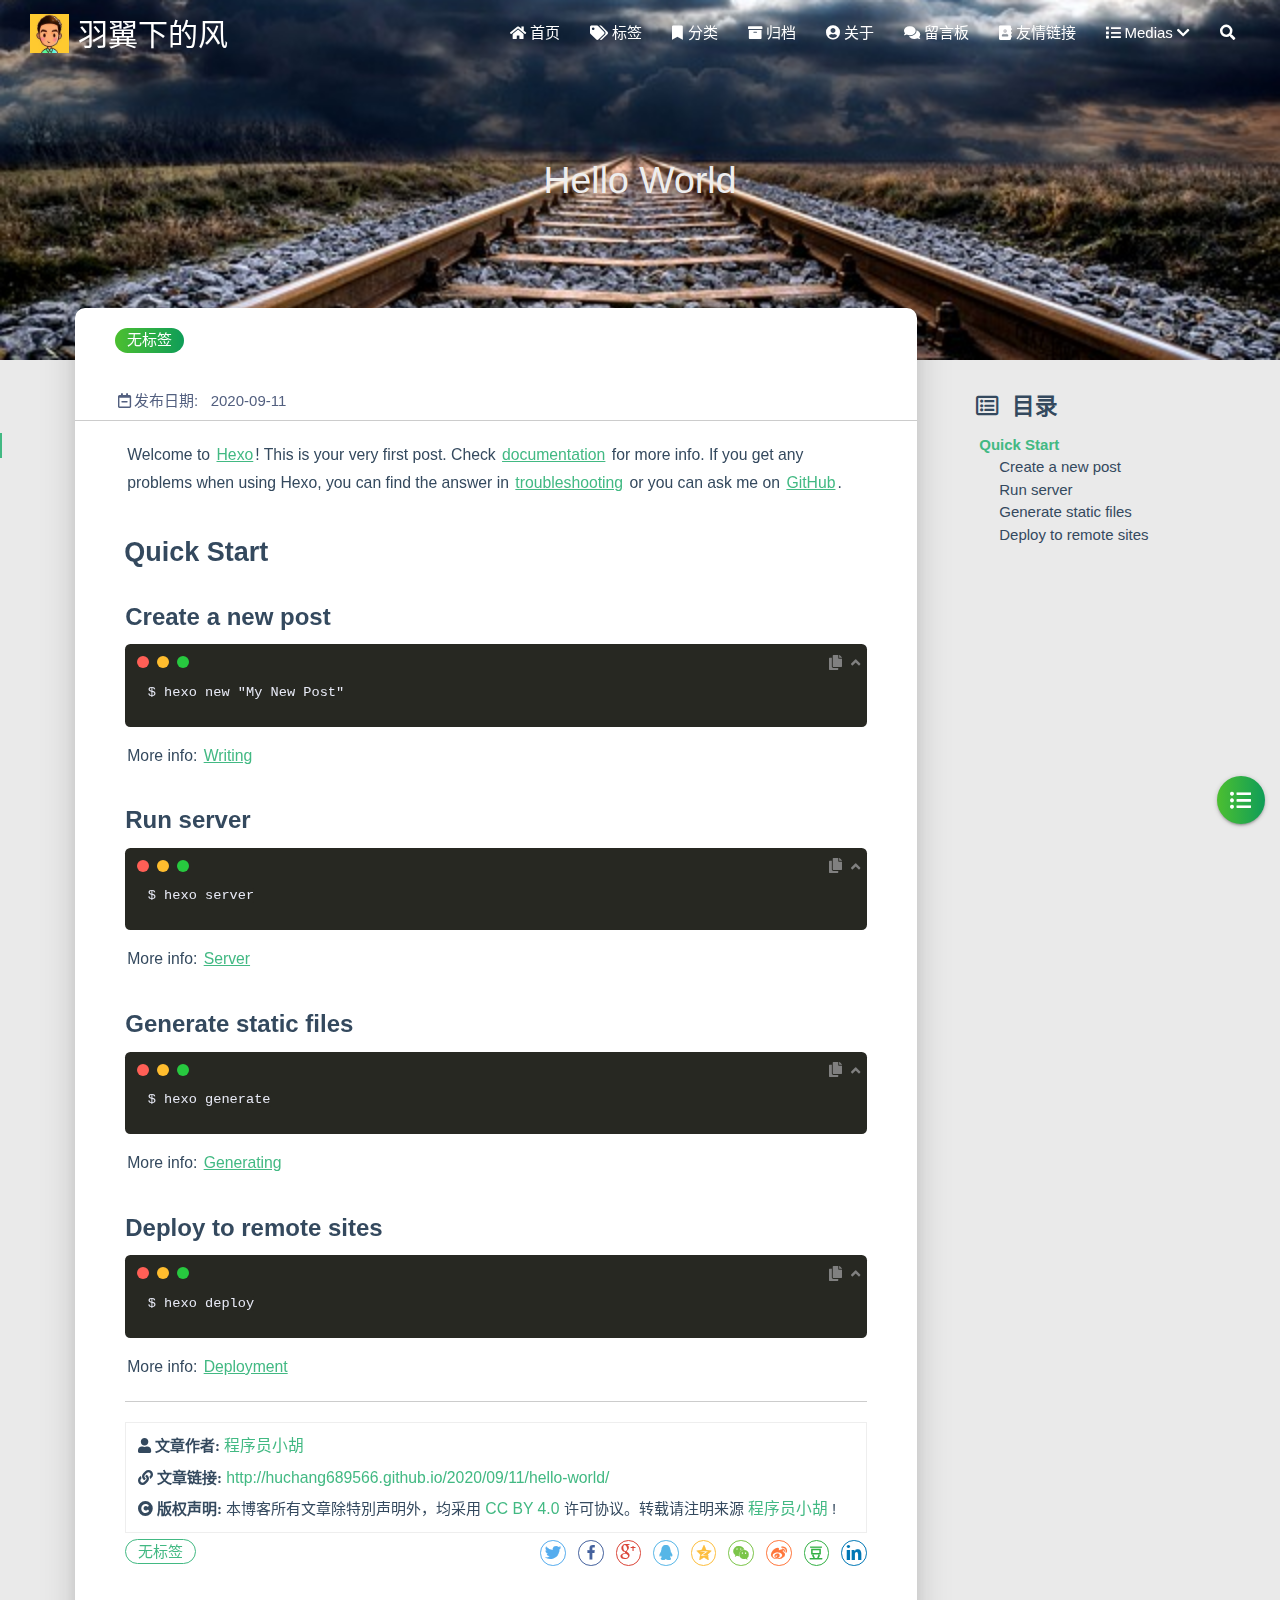
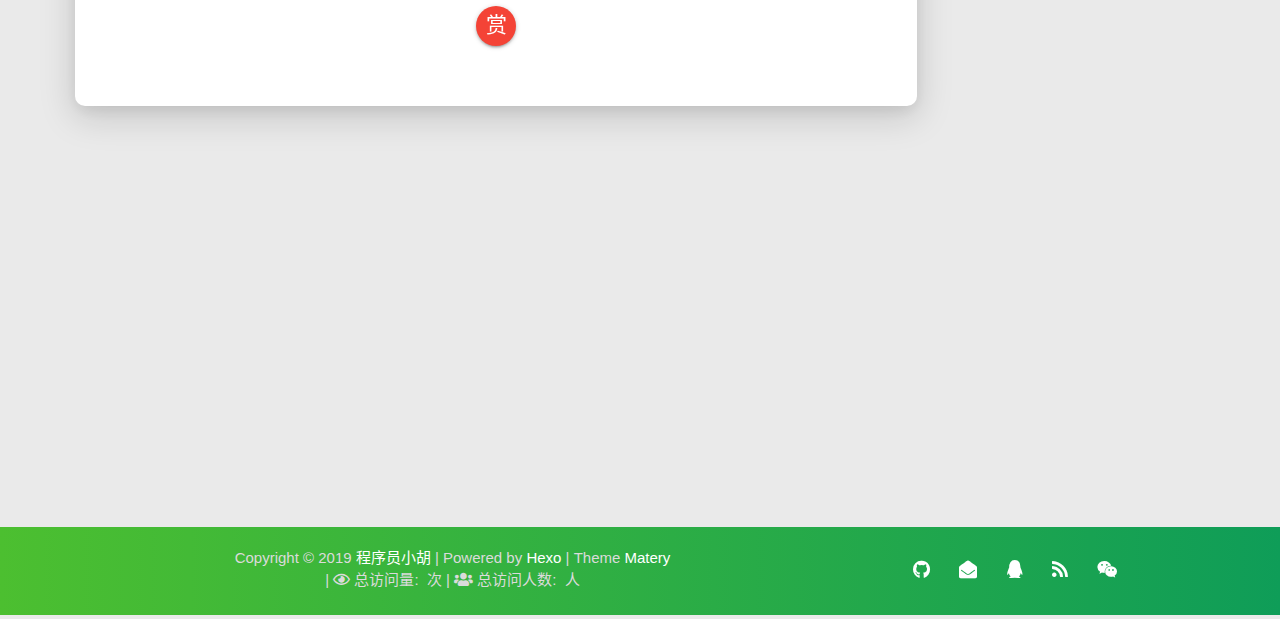
<file: 2020/09/11/hello-world/index.html>
<!DOCTYPE HTML>
<html lang="zh-CN">


<head>
    <meta charset="utf-8">
    <meta name="keywords" content="Hello World, 羽翼下的风">
    <meta name="description" content="Welcome to Hexo! This is your very first post. Check documentation for more info. If you get any problems when using Hex">
    <meta http-equiv="X-UA-Compatible" content="IE=edge">
    <meta name="viewport" content="width=device-width, initial-scale=1.0, user-scalable=no">
    <meta name="renderer" content="webkit|ie-stand|ie-comp">
    <meta name="mobile-web-app-capable" content="yes">
    <meta name="format-detection" content="telephone=no">
    <meta name="apple-mobile-web-app-capable" content="yes">
    <meta name="apple-mobile-web-app-status-bar-style" content="black-translucent">
    <title>Hello World | 羽翼下的风</title>
    <link rel="icon" type="image/png" href="/favicon.png">

    <link rel="stylesheet" type="text/css" href="/libs/awesome/css/all.css">
    <link rel="stylesheet" type="text/css" href="/libs/materialize/materialize.min.css">
    <link rel="stylesheet" type="text/css" href="/libs/aos/aos.css">
    <link rel="stylesheet" type="text/css" href="/libs/animate/animate.min.css">
    <link rel="stylesheet" type="text/css" href="/libs/lightGallery/css/lightgallery.min.css">
    <link rel="stylesheet" type="text/css" href="/css/matery.css">
    <link rel="stylesheet" type="text/css" href="/css/my.css">
    
    <script src="/libs/jquery/jquery.min.js"></script>
    
<meta name="generator" content="Hexo 5.1.1"></head>


<body>
    <header class="navbar-fixed">
    <nav id="headNav" class="bg-color nav-transparent">
        <div id="navContainer" class="nav-wrapper head-container">
            <div class="brand-logo">
                <a href="/" class="waves-effect waves-light">
                    
                    <img src="/medias/logo.png" class="logo-img" alt="LOGO">
                    
                    <span class="logo-span">羽翼下的风</span>
                </a>
            </div>
            

<a href="#" data-target="mobile-nav" class="sidenav-trigger button-collapse"><i class="fas fa-bars"></i></a>
<ul class="right nav-menu">
  
  <li class="hide-on-med-and-down nav-item">
    
    <a href="/" class="waves-effect waves-light">
      
      <i class="fas fa-home" style="zoom: 0.6;"></i>
      
      <span>首页</span>
    </a>
    
  </li>
  
  <li class="hide-on-med-and-down nav-item">
    
    <a href="/tags" class="waves-effect waves-light">
      
      <i class="fas fa-tags" style="zoom: 0.6;"></i>
      
      <span>标签</span>
    </a>
    
  </li>
  
  <li class="hide-on-med-and-down nav-item">
    
    <a href="/categories" class="waves-effect waves-light">
      
      <i class="fas fa-bookmark" style="zoom: 0.6;"></i>
      
      <span>分类</span>
    </a>
    
  </li>
  
  <li class="hide-on-med-and-down nav-item">
    
    <a href="/archives" class="waves-effect waves-light">
      
      <i class="fas fa-archive" style="zoom: 0.6;"></i>
      
      <span>归档</span>
    </a>
    
  </li>
  
  <li class="hide-on-med-and-down nav-item">
    
    <a href="/about" class="waves-effect waves-light">
      
      <i class="fas fa-user-circle" style="zoom: 0.6;"></i>
      
      <span>关于</span>
    </a>
    
  </li>
  
  <li class="hide-on-med-and-down nav-item">
    
    <a href="/contact" class="waves-effect waves-light">
      
      <i class="fas fa-comments" style="zoom: 0.6;"></i>
      
      <span>留言板</span>
    </a>
    
  </li>
  
  <li class="hide-on-med-and-down nav-item">
    
    <a href="/friends" class="waves-effect waves-light">
      
      <i class="fas fa-address-book" style="zoom: 0.6;"></i>
      
      <span>友情链接</span>
    </a>
    
  </li>
  
  <li class="hide-on-med-and-down nav-item">
    
    <a href="" class="waves-effect waves-light">

      
      <i class="fas fa-list" style="zoom: 0.6;"></i>
      
      <span>Medias</span>
      <i class="fas fa-chevron-down" aria-hidden="true" style="zoom: 0.6;"></i>
    </a>
    <ul class="sub-nav menus_item_child ">
      
      <li>
        <a href="/musics">
          
          <i class="fas fa-music" style="margin-top: -20px; zoom: 0.6;"></i>
          
          <span>Musics</span>
        </a>
      </li>
      
      <li>
        <a href="/movies">
          
          <i class="fas fa-film" style="margin-top: -20px; zoom: 0.6;"></i>
          
          <span>Movies</span>
        </a>
      </li>
      
      <li>
        <a href="/books">
          
          <i class="fas fa-book" style="margin-top: -20px; zoom: 0.6;"></i>
          
          <span>Books</span>
        </a>
      </li>
      
      <li>
        <a href="/galleries">
          
          <i class="fas fa-image" style="margin-top: -20px; zoom: 0.6;"></i>
          
          <span>Galleries</span>
        </a>
      </li>
      
    </ul>
    
  </li>
  
  <li>
    <a href="#searchModal" class="modal-trigger waves-effect waves-light">
      <i id="searchIcon" class="fas fa-search" title="搜索" style="zoom: 0.85;"></i>
    </a>
  </li>
</ul>

<div id="mobile-nav" class="side-nav sidenav">

    <div class="mobile-head bg-color">
        
        <img src="/medias/logo.png" class="logo-img circle responsive-img">
        
        <div class="logo-name">羽翼下的风</div>
        <div class="logo-desc">
            
            Never really desperate, only the lost of the soul.
            
        </div>
    </div>

    

    <ul class="menu-list mobile-menu-list">
        
        <li class="m-nav-item">
	  
		<a href="/" class="waves-effect waves-light">
			
			    <i class="fa-fw fas fa-home"></i>
			
			首页
		</a>
          
        </li>
        
        <li class="m-nav-item">
	  
		<a href="/tags" class="waves-effect waves-light">
			
			    <i class="fa-fw fas fa-tags"></i>
			
			标签
		</a>
          
        </li>
        
        <li class="m-nav-item">
	  
		<a href="/categories" class="waves-effect waves-light">
			
			    <i class="fa-fw fas fa-bookmark"></i>
			
			分类
		</a>
          
        </li>
        
        <li class="m-nav-item">
	  
		<a href="/archives" class="waves-effect waves-light">
			
			    <i class="fa-fw fas fa-archive"></i>
			
			归档
		</a>
          
        </li>
        
        <li class="m-nav-item">
	  
		<a href="/about" class="waves-effect waves-light">
			
			    <i class="fa-fw fas fa-user-circle"></i>
			
			关于
		</a>
          
        </li>
        
        <li class="m-nav-item">
	  
		<a href="/contact" class="waves-effect waves-light">
			
			    <i class="fa-fw fas fa-comments"></i>
			
			Contact
		</a>
          
        </li>
        
        <li class="m-nav-item">
	  
		<a href="/friends" class="waves-effect waves-light">
			
			    <i class="fa-fw fas fa-address-book"></i>
			
			友情链接
		</a>
          
        </li>
        
        <li class="m-nav-item">
	  
		<a href="javascript:;">
			
				<i class="fa-fw fas fa-list"></i>
			
			Medias
			<span class="m-icon"><i class="fas fa-chevron-right"></i></span>
		</a>
            <ul  style="background:  ;" >
              
                <li>   
				
                  <a href="/musics " style="margin-left:75px";>
				  
				   <i class="fa fas fa-music" style="position: absolute;left:50px" ></i>
			      
		          <span>Musics</span>
                  </a>
                </li>
              
                <li>   
				
                  <a href="/movies " style="margin-left:75px";>
				  
				   <i class="fa fas fa-film" style="position: absolute;left:50px" ></i>
			      
		          <span>Movies</span>
                  </a>
                </li>
              
                <li>   
				
                  <a href="/books " style="margin-left:75px";>
				  
				   <i class="fa fas fa-book" style="position: absolute;left:50px" ></i>
			      
		          <span>Books</span>
                  </a>
                </li>
              
                <li>   
				
                  <a href="/galleries " style="margin-left:75px";>
				  
				   <i class="fa fas fa-image" style="position: absolute;left:50px" ></i>
			      
		          <span>Galleries</span>
                  </a>
                </li>
               
            </ul>
          
        </li>
        
        
    </ul>
</div>

        </div>

        
    </nav>

</header>

    



<div class="bg-cover pd-header post-cover" style="background-image: url('/medias/featureimages/12.jpg')">
    <div class="container" style="right: 0px;left: 0px;">
        <div class="row">
            <div class="col s12 m12 l12">
                <div class="brand">
                    <h1 class="description center-align post-title">Hello World</h1>
                </div>
            </div>
        </div>
    </div>
</div>




<main class="post-container content">

    
    <link rel="stylesheet" href="/libs/tocbot/tocbot.css">
<style>
    #articleContent h1::before,
    #articleContent h2::before,
    #articleContent h3::before,
    #articleContent h4::before,
    #articleContent h5::before,
    #articleContent h6::before {
        display: block;
        content: " ";
        height: 100px;
        margin-top: -100px;
        visibility: hidden;
    }

    #articleContent :focus {
        outline: none;
    }

    .toc-fixed {
        position: fixed;
        top: 64px;
    }

    .toc-widget {
        width: 345px;
        padding-left: 20px;
    }

    .toc-widget .toc-title {
        margin: 35px 0 15px 0;
        padding-left: 17px;
        font-size: 1.5rem;
        font-weight: bold;
        line-height: 1.5rem;
    }

    .toc-widget ol {
        padding: 0;
        list-style: none;
    }

    #toc-content {
        height: calc(100vh - 250px);
        overflow: auto;
    }

    #toc-content ol {
        padding-left: 10px;
    }

    #toc-content ol li {
        padding-left: 10px;
    }

    #toc-content .toc-link:hover {
        color: #42b983;
        font-weight: 700;
        text-decoration: underline;
    }

    #toc-content .toc-link::before {
        background-color: transparent;
        max-height: 25px;
    }

    #toc-content .is-active-link {
        color: #42b983;
    }

    #toc-content .is-active-link::before {
        background-color: #42b983;
    }

    #floating-toc-btn {
        position: fixed;
        right: 15px;
        bottom: 76px;
        padding-top: 15px;
        margin-bottom: 0;
        z-index: 998;
    }

    #floating-toc-btn .btn-floating {
        width: 48px;
        height: 48px;
    }

    #floating-toc-btn .btn-floating i {
        line-height: 48px;
        font-size: 1.4rem;
    }
</style>
<div class="row">
    <div id="main-content" class="col s12 m12 l9">
        <!-- 文章内容详情 -->
<div id="artDetail">
    <div class="card">
        <div class="card-content article-info">
            <div class="row tag-cate">
                <div class="col s7">
                    
                          <div class="article-tag">
                            <span class="chip bg-color">无标签</span>
                          </div>
                    
                </div>
                <div class="col s5 right-align">
                    
                </div>
            </div>

            <div class="post-info">
                
                <div class="post-date info-break-policy">
                    <i class="far fa-calendar-minus fa-fw"></i>发布日期:&nbsp;&nbsp;
                    2020-09-11
                </div>
                

                

                

                
				
                
            </div>
            
        </div>
        <hr class="clearfix">
        <div class="card-content article-card-content">
            <div id="articleContent">
                <p>Welcome to <a target="_blank" rel="noopener" href="https://hexo.io/">Hexo</a>! This is your very first post. Check <a target="_blank" rel="noopener" href="https://hexo.io/docs/">documentation</a> for more info. If you get any problems when using Hexo, you can find the answer in <a target="_blank" rel="noopener" href="https://hexo.io/docs/troubleshooting.html">troubleshooting</a> or you can ask me on <a target="_blank" rel="noopener" href="https://github.com/hexojs/hexo/issues">GitHub</a>.</p>
<h2 id="Quick-Start"><a href="#Quick-Start" class="headerlink" title="Quick Start"></a>Quick Start</h2><h3 id="Create-a-new-post"><a href="#Create-a-new-post" class="headerlink" title="Create a new post"></a>Create a new post</h3><pre><code class="bash">$ hexo new &quot;My New Post&quot;</code></pre>
<p>More info: <a target="_blank" rel="noopener" href="https://hexo.io/docs/writing.html">Writing</a></p>
<h3 id="Run-server"><a href="#Run-server" class="headerlink" title="Run server"></a>Run server</h3><pre><code class="bash">$ hexo server</code></pre>
<p>More info: <a target="_blank" rel="noopener" href="https://hexo.io/docs/server.html">Server</a></p>
<h3 id="Generate-static-files"><a href="#Generate-static-files" class="headerlink" title="Generate static files"></a>Generate static files</h3><pre><code class="bash">$ hexo generate</code></pre>
<p>More info: <a target="_blank" rel="noopener" href="https://hexo.io/docs/generating.html">Generating</a></p>
<h3 id="Deploy-to-remote-sites"><a href="#Deploy-to-remote-sites" class="headerlink" title="Deploy to remote sites"></a>Deploy to remote sites</h3><pre><code class="bash">$ hexo deploy</code></pre>
<p>More info: <a target="_blank" rel="noopener" href="https://hexo.io/docs/one-command-deployment.html">Deployment</a></p>

            </div>
            <hr/>

            

    <div class="reprint" id="reprint-statement">
        
            <div class="reprint__author">
                <span class="reprint-meta" style="font-weight: bold;">
                    <i class="fas fa-user">
                        文章作者:
                    </i>
                </span>
                <span class="reprint-info">
                    <a href="http://huchang689566.github.io" rel="external nofollow noreferrer">程序员小胡</a>
                </span>
            </div>
            <div class="reprint__type">
                <span class="reprint-meta" style="font-weight: bold;">
                    <i class="fas fa-link">
                        文章链接:
                    </i>
                </span>
                <span class="reprint-info">
                    <a href="http://huchang689566.github.io/2020/09/11/hello-world/">http://huchang689566.github.io/2020/09/11/hello-world/</a>
                </span>
            </div>
            <div class="reprint__notice">
                <span class="reprint-meta" style="font-weight: bold;">
                    <i class="fas fa-copyright">
                        版权声明:
                    </i>
                </span>
                <span class="reprint-info">
                    本博客所有文章除特別声明外，均采用
                    <a href="https://creativecommons.org/licenses/by/4.0/deed.zh" rel="external nofollow noreferrer" target="_blank">CC BY 4.0</a>
                    许可协议。转载请注明来源
                    <a href="http://huchang689566.github.io" target="_blank">程序员小胡</a>
                    !
                </span>
            </div>
        
    </div>

    <script async defer>
      document.addEventListener("copy", function (e) {
        let toastHTML = '<span>复制成功，请遵循本文的转载规则</span><button class="btn-flat toast-action" onclick="navToReprintStatement()" style="font-size: smaller">查看</a>';
        M.toast({html: toastHTML})
      });

      function navToReprintStatement() {
        $("html, body").animate({scrollTop: $("#reprint-statement").offset().top - 80}, 800);
      }
    </script>



            <div class="tag_share" style="display: block;">
                <div class="post-meta__tag-list" style="display: inline-block;">
                    
                        <div class="article-tag">
                            <span class="chip bg-color">无标签</span>
                        </div>
                    
                </div>
                <div class="post_share" style="zoom: 80%; width: fit-content; display: inline-block; float: right; margin: -0.15rem 0;">
                    <link rel="stylesheet" type="text/css" href="/libs/share/css/share.min.css">

<div id="article-share">
    
    
    <div class="social-share" data-sites="twitter,facebook,google,qq,qzone,wechat,weibo,douban,linkedin" data-wechat-qrcode-helper="<p>微信扫一扫即可分享！</p>"></div>
    <script src="/libs/share/js/social-share.min.js"></script>
    

    

</div>

                </div>
            </div>
            
                <style>
    #reward {
        margin: 40px 0;
        text-align: center;
    }

    #reward .reward-link {
        font-size: 1.4rem;
        line-height: 38px;
    }

    #reward .btn-floating:hover {
        box-shadow: 0 6px 12px rgba(0, 0, 0, 0.2), 0 5px 15px rgba(0, 0, 0, 0.2);
    }

    #rewardModal {
        width: 320px;
        height: 350px;
    }

    #rewardModal .reward-title {
        margin: 15px auto;
        padding-bottom: 5px;
    }

    #rewardModal .modal-content {
        padding: 10px;
    }

    #rewardModal .close {
        position: absolute;
        right: 15px;
        top: 15px;
        color: rgba(0, 0, 0, 0.5);
        font-size: 1.3rem;
        line-height: 20px;
        cursor: pointer;
    }

    #rewardModal .close:hover {
        color: #ef5350;
        transform: scale(1.3);
        -moz-transform:scale(1.3);
        -webkit-transform:scale(1.3);
        -o-transform:scale(1.3);
    }

    #rewardModal .reward-tabs {
        margin: 0 auto;
        width: 210px;
    }

    .reward-tabs .tabs {
        height: 38px;
        margin: 10px auto;
        padding-left: 0;
    }

    .reward-content ul {
        padding-left: 0 !important;
    }

    .reward-tabs .tabs .tab {
        height: 38px;
        line-height: 38px;
    }

    .reward-tabs .tab a {
        color: #fff;
        background-color: #ccc;
    }

    .reward-tabs .tab a:hover {
        background-color: #ccc;
        color: #fff;
    }

    .reward-tabs .wechat-tab .active {
        color: #fff !important;
        background-color: #22AB38 !important;
    }

    .reward-tabs .alipay-tab .active {
        color: #fff !important;
        background-color: #019FE8 !important;
    }

    .reward-tabs .reward-img {
        width: 210px;
        height: 210px;
    }
</style>

<div id="reward">
    <a href="#rewardModal" class="reward-link modal-trigger btn-floating btn-medium waves-effect waves-light red">赏</a>

    <!-- Modal Structure -->
    <div id="rewardModal" class="modal">
        <div class="modal-content">
            <a class="close modal-close"><i class="fas fa-times"></i></a>
            <h4 class="reward-title">你的赏识是我前进的动力</h4>
            <div class="reward-content">
                <div class="reward-tabs">
                    <ul class="tabs row">
                        <li class="tab col s6 alipay-tab waves-effect waves-light"><a href="#alipay">支付宝</a></li>
                        <li class="tab col s6 wechat-tab waves-effect waves-light"><a href="#wechat">微 信</a></li>
                    </ul>
                    <div id="alipay">
                        <img src="/medias/reward/alipay.jpg" class="reward-img" alt="支付宝打赏二维码">
                    </div>
                    <div id="wechat">
                        <img src="/medias/reward/wechat.png" class="reward-img" alt="微信打赏二维码">
                    </div>
                </div>
            </div>
        </div>
    </div>
</div>

<script>
    $(function () {
        $('.tabs').tabs();
    });
</script>
            
        </div>
    </div>

    

    

    

    

    

    

<article id="prenext-posts" class="prev-next articles">
    <div class="row article-row">
        
        <div class="article col s12 m6" data-aos="fade-up" data-aos="fade-up">
            <div class="article-badge left-badge text-color">
                <i class="far fa-dot-circle"></i>&nbsp;本篇
            </div>
            <div class="card">
                <a href="/2020/09/11/hello-world/">
                    <div class="card-image">
                        
                        
                        <img src="/medias/featureimages/12.jpg" class="responsive-img" alt="Hello World">
                        
                        <span class="card-title">Hello World</span>
                    </div>
                </a>
                <div class="card-content article-content">
                    <div class="summary block-with-text">
                        
                            Welcome to Hexo! This is your very first post. Check documentation for more info. If you get any problems when using Hex
                        
                    </div>
                    <div class="publish-info">
                            <span class="publish-date">
                                <i class="far fa-clock fa-fw icon-date"></i>2020-09-11
                            </span>
                        <span class="publish-author">
                            
                            <i class="fas fa-user fa-fw"></i>
                            程序员小胡
                            
                        </span>
                    </div>
                </div>

                
            </div>
        </div>
        
        
        <div class="article col s12 m6" data-aos="fade-up">
            <div class="article-badge right-badge text-color">
                本篇&nbsp;<i class="far fa-dot-circle"></i>
            </div>
            <div class="card">
                <a href="/2020/09/11/hello-world/">
                    <div class="card-image">
                        
                        
                        <img src="/medias/featureimages/12.jpg" class="responsive-img" alt="Hello World">
                        
                        <span class="card-title">Hello World</span>
                    </div>
                </a>
                <div class="card-content article-content">
                    <div class="summary block-with-text">
                        
                            Welcome to Hexo! This is your very first post. Check documentation for more info. If you get any problems when using Hex
                        
                    </div>
                    <div class="publish-info">
                            <span class="publish-date">
                                <i class="far fa-clock fa-fw icon-date"></i>2020-09-11
                            </span>
                        <span class="publish-author">
                            
                            <i class="fas fa-user fa-fw"></i>
                            程序员小胡
                            
                        </span>
                    </div>
                </div>

                
            </div>
        </div>
        
    </div>
</article>

</div>



<!-- 代码块功能依赖 -->
<script type="text/javascript" src="/libs/codeBlock/codeBlockFuction.js"></script>

<!-- 代码语言 -->

<script type="text/javascript" src="/libs/codeBlock/codeLang.js"></script>

    
<!-- 代码块复制 -->

<script type="text/javascript" src="/libs/codeBlock/codeCopy.js"></script>


<!-- 代码块收缩 -->

<script type="text/javascript" src="/libs/codeBlock/codeShrink.js"></script>


<!-- 代码块折行 -->

<style type="text/css">
code[class*="language-"], pre[class*="language-"] { white-space: pre !important; }
</style>

    </div>
    <div id="toc-aside" class="expanded col l3 hide-on-med-and-down">
        <div class="toc-widget">
            <div class="toc-title"><i class="far fa-list-alt"></i>&nbsp;&nbsp;目录</div>
            <div id="toc-content"></div>
        </div>
    </div>
</div>

<!-- TOC 悬浮按钮. -->

<div id="floating-toc-btn" class="hide-on-med-and-down">
    <a class="btn-floating btn-large bg-color">
        <i class="fas fa-list-ul"></i>
    </a>
</div>


<script src="/libs/tocbot/tocbot.min.js"></script>
<script>
    $(function () {
        tocbot.init({
            tocSelector: '#toc-content',
            contentSelector: '#articleContent',
            headingsOffset: -($(window).height() * 0.4 - 45),
            collapseDepth: Number('0'),
            headingSelector: 'h2, h3, h4'
        });

        // modify the toc link href to support Chinese.
        let i = 0;
        let tocHeading = 'toc-heading-';
        $('#toc-content a').each(function () {
            $(this).attr('href', '#' + tocHeading + (++i));
        });

        // modify the heading title id to support Chinese.
        i = 0;
        $('#articleContent').children('h2, h3, h4').each(function () {
            $(this).attr('id', tocHeading + (++i));
        });

        // Set scroll toc fixed.
        let tocHeight = parseInt($(window).height() * 0.4 - 64);
        let $tocWidget = $('.toc-widget');
        $(window).scroll(function () {
            let scroll = $(window).scrollTop();
            /* add post toc fixed. */
            if (scroll > tocHeight) {
                $tocWidget.addClass('toc-fixed');
            } else {
                $tocWidget.removeClass('toc-fixed');
            }
        });

        
        /* 修复文章卡片 div 的宽度. */
        let fixPostCardWidth = function (srcId, targetId) {
            let srcDiv = $('#' + srcId);
            if (srcDiv.length === 0) {
                return;
            }

            let w = srcDiv.width();
            if (w >= 450) {
                w = w + 21;
            } else if (w >= 350 && w < 450) {
                w = w + 18;
            } else if (w >= 300 && w < 350) {
                w = w + 16;
            } else {
                w = w + 14;
            }
            $('#' + targetId).width(w);
        };

        // 切换TOC目录展开收缩的相关操作.
        const expandedClass = 'expanded';
        let $tocAside = $('#toc-aside');
        let $mainContent = $('#main-content');
        $('#floating-toc-btn .btn-floating').click(function () {
            if ($tocAside.hasClass(expandedClass)) {
                $tocAside.removeClass(expandedClass).hide();
                $mainContent.removeClass('l9');
            } else {
                $tocAside.addClass(expandedClass).show();
                $mainContent.addClass('l9');
            }
            fixPostCardWidth('artDetail', 'prenext-posts');
        });
        
    });
</script>

    

</main>



    <footer class="page-footer bg-color">
    <div class="container row center-align" style="margin-bottom: 0px !important;">
        <div class="col s12 m8 l8 copy-right">
            Copyright&nbsp;&copy;
            <span id="year">2019</span>
            <a href="http://huchang689566.github.io" target="_blank">程序员小胡</a>
            |&nbsp;Powered by&nbsp;<a href="https://hexo.io/" target="_blank">Hexo</a>
            |&nbsp;Theme&nbsp;<a href="https://github.com/blinkfox/hexo-theme-matery" target="_blank">Matery</a>
            <br>
            
            
            
            
            
            
            <span id="busuanzi_container_site_pv">
                |&nbsp;<i class="far fa-eye"></i>&nbsp;总访问量:&nbsp;<span id="busuanzi_value_site_pv"
                    class="white-color"></span>&nbsp;次
            </span>
            
            
            <span id="busuanzi_container_site_uv">
                |&nbsp;<i class="fas fa-users"></i>&nbsp;总访问人数:&nbsp;<span id="busuanzi_value_site_uv"
                    class="white-color"></span>&nbsp;人
            </span>
            
            <br>
            
            <br>
            
        </div>
        <div class="col s12 m4 l4 social-link social-statis">
    <a href="https://github.com/huchang689566" class="tooltipped" target="_blank" data-tooltip="访问我的GitHub" data-position="top" data-delay="50">
        <i class="fab fa-github"></i>
    </a>



    <a href="mailto:1223966468@qq.com" class="tooltipped" target="_blank" data-tooltip="邮件联系我" data-position="top" data-delay="50">
        <i class="fas fa-envelope-open"></i>
    </a>







    <a href="tencent://AddContact/?fromId=50&fromSubId=1&subcmd=all&uin=1223966468" class="tooltipped" target="_blank" data-tooltip="QQ联系我: 1223966468" data-position="top" data-delay="50">
        <i class="fab fa-qq"></i>
    </a>







    <a href="/atom.xml" class="tooltipped" target="_blank" data-tooltip="RSS 订阅" data-position="top" data-delay="50">
        <i class="fas fa-rss"></i>
    </a>


    <a href="Aslan4824264" class="tooltipped" target="_blank" data-tooltip="微信联系我: Aslan4824264" data-position="top" data-delay="50">
        <i class="fab fa-weixin"></i>
    </a>
</div>
    </div>
</footer>

<div class="progress-bar"></div>


    <!-- 搜索遮罩框 -->
<div id="searchModal" class="modal">
    <div class="modal-content">
        <div class="search-header">
            <span class="title"><i class="fas fa-search"></i>&nbsp;&nbsp;搜索</span>
            <input type="search" id="searchInput" name="s" placeholder="请输入搜索的关键字"
                   class="search-input">
        </div>
        <div id="searchResult"></div>
    </div>
</div>

<script src="/js/search.js"></script>
<script type="text/javascript">
$(function () {
    searchFunc("/" + "search.xml", 'searchInput', 'searchResult');
});
</script>
    <!-- 回到顶部按钮 -->
<div id="backTop" class="top-scroll">
    <a class="btn-floating btn-large waves-effect waves-light" href="#!">
        <i class="fas fa-arrow-up"></i>
    </a>
</div>


    <script src="/libs/materialize/materialize.min.js"></script>
    <script src="/libs/masonry/masonry.pkgd.min.js"></script>
    <script src="/libs/aos/aos.js"></script>
    <script src="/libs/scrollprogress/scrollProgress.min.js"></script>
    <script src="/libs/lightGallery/js/lightgallery-all.min.js"></script>
    <script src="/js/matery.js"></script>

    <!-- Global site tag (gtag.js) - Google Analytics -->


    <!-- Baidu Analytics -->

    <!-- Baidu Push -->

<script>
    (function () {
        var bp = document.createElement('script');
        var curProtocol = window.location.protocol.split(':')[0];
        if (curProtocol === 'https') {
            bp.src = 'https://zz.bdstatic.com/linksubmit/push.js';
        } else {
            bp.src = 'http://push.zhanzhang.baidu.com/push.js';
        }
        var s = document.getElementsByTagName("script")[0];
        s.parentNode.insertBefore(bp, s);
    })();
</script>

    
    <script src="/libs/others/clicklove.js" async="async"></script>
    
    
    <script async src="/libs/others/busuanzi.pure.mini.js"></script>
    

    

    

    

    

    
    
    
    <script src="/libs/instantpage/instantpage.js" type="module"></script>
    

</body>

</html>
</file>
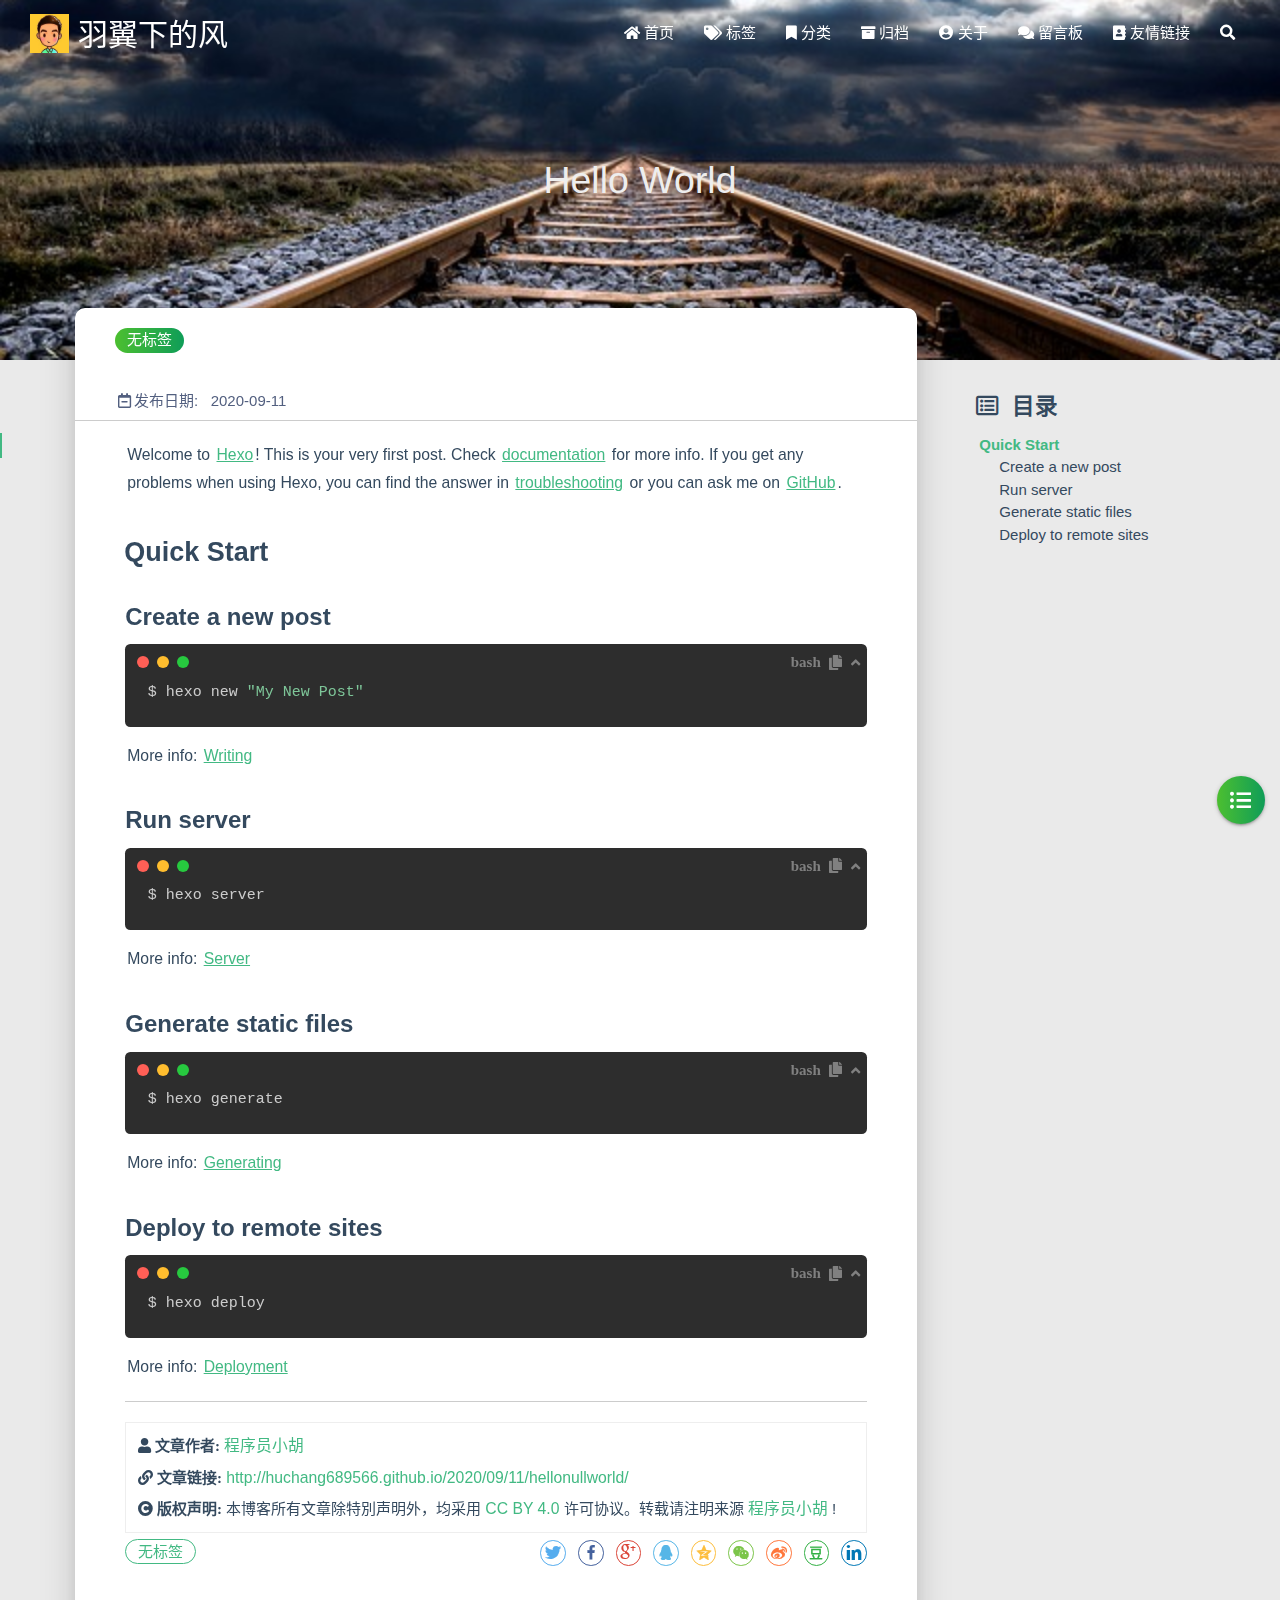
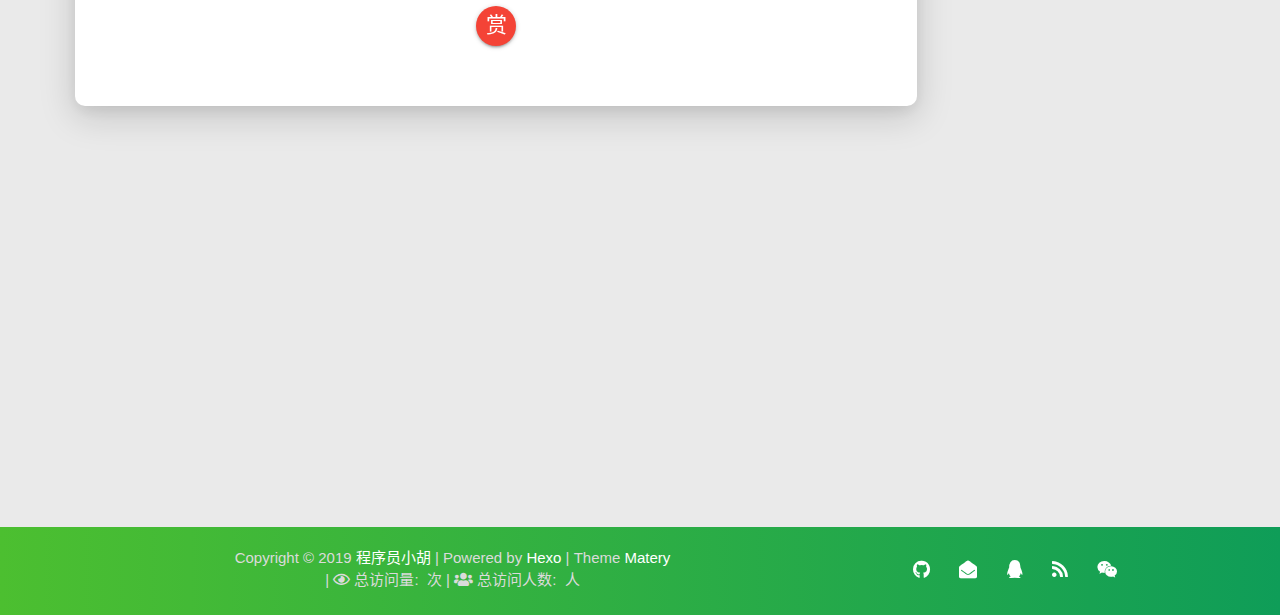
<file: 2020/09/11/hellonullworld/index.html>
<!DOCTYPE HTML>
<html lang="zh-CN">


<head>
    <meta charset="utf-8">
    <meta name="keywords" content="Hello World, 羽翼下的风">
    <meta name="description" content="Welcome to Hexo! This is your very first post. Check documentation for more info. If you get any problems when using Hex">
    <meta http-equiv="X-UA-Compatible" content="IE=edge">
    <meta name="viewport" content="width=device-width, initial-scale=1.0, user-scalable=no">
    <meta name="renderer" content="webkit|ie-stand|ie-comp">
    <meta name="mobile-web-app-capable" content="yes">
    <meta name="format-detection" content="telephone=no">
    <meta name="apple-mobile-web-app-capable" content="yes">
    <meta name="apple-mobile-web-app-status-bar-style" content="black-translucent">
    <title>Hello World | 羽翼下的风</title>
    <link rel="icon" type="image/png" href="/favicon.png">

    <link rel="stylesheet" type="text/css" href="/libs/awesome/css/all.css">
    <link rel="stylesheet" type="text/css" href="/libs/materialize/materialize.min.css">
    <link rel="stylesheet" type="text/css" href="/libs/aos/aos.css">
    <link rel="stylesheet" type="text/css" href="/libs/animate/animate.min.css">
    <link rel="stylesheet" type="text/css" href="/libs/lightGallery/css/lightgallery.min.css">
    <link rel="stylesheet" type="text/css" href="/css/matery.css">
    <link rel="stylesheet" type="text/css" href="/css/my.css">
    
    <script src="/libs/jquery/jquery.min.js"></script>
    
<meta name="generator" content="Hexo 5.1.1"><link rel="alternate" href="/atom.xml" title="羽翼下的风" type="application/atom+xml">
<link rel="stylesheet" href="/css/prism-tomorrow.css" type="text/css"></head>

<body>
    <header class="navbar-fixed">
    <nav id="headNav" class="bg-color nav-transparent">
        <div id="navContainer" class="nav-wrapper head-container">
            <div class="brand-logo">
                <a href="/" class="waves-effect waves-light">
                    
                    <img src="/medias/logo.png" class="logo-img" alt="LOGO">
                    
                    <span class="logo-span">羽翼下的风</span>
                </a>
            </div>
            

<a href="#" data-target="mobile-nav" class="sidenav-trigger button-collapse"><i class="fas fa-bars"></i></a>
<ul class="right nav-menu">
  
  <li class="hide-on-med-and-down nav-item">
    
    <a href="/" class="waves-effect waves-light">
      
      <i class="fas fa-home" style="zoom: 0.6;"></i>
      
      <span>首页</span>
    </a>
    
  </li>
  
  <li class="hide-on-med-and-down nav-item">
    
    <a href="/tags" class="waves-effect waves-light">
      
      <i class="fas fa-tags" style="zoom: 0.6;"></i>
      
      <span>标签</span>
    </a>
    
  </li>
  
  <li class="hide-on-med-and-down nav-item">
    
    <a href="/categories" class="waves-effect waves-light">
      
      <i class="fas fa-bookmark" style="zoom: 0.6;"></i>
      
      <span>分类</span>
    </a>
    
  </li>
  
  <li class="hide-on-med-and-down nav-item">
    
    <a href="/archives" class="waves-effect waves-light">
      
      <i class="fas fa-archive" style="zoom: 0.6;"></i>
      
      <span>归档</span>
    </a>
    
  </li>
  
  <li class="hide-on-med-and-down nav-item">
    
    <a href="/about" class="waves-effect waves-light">
      
      <i class="fas fa-user-circle" style="zoom: 0.6;"></i>
      
      <span>关于</span>
    </a>
    
  </li>
  
  <li class="hide-on-med-and-down nav-item">
    
    <a href="/contact" class="waves-effect waves-light">
      
      <i class="fas fa-comments" style="zoom: 0.6;"></i>
      
      <span>留言板</span>
    </a>
    
  </li>
  
  <li class="hide-on-med-and-down nav-item">
    
    <a href="/friends" class="waves-effect waves-light">
      
      <i class="fas fa-address-book" style="zoom: 0.6;"></i>
      
      <span>友情链接</span>
    </a>
    
  </li>
  
  <li>
    <a href="#searchModal" class="modal-trigger waves-effect waves-light">
      <i id="searchIcon" class="fas fa-search" title="搜索" style="zoom: 0.85;"></i>
    </a>
  </li>
</ul>

<div id="mobile-nav" class="side-nav sidenav">

    <div class="mobile-head bg-color">
        
        <img src="/medias/logo.png" class="logo-img circle responsive-img">
        
        <div class="logo-name">羽翼下的风</div>
        <div class="logo-desc">
            
            Never really desperate, only the lost of the soul.
            
        </div>
    </div>

    

    <ul class="menu-list mobile-menu-list">
        
        <li class="m-nav-item">
	  
		<a href="/" class="waves-effect waves-light">
			
			    <i class="fa-fw fas fa-home"></i>
			
			首页
		</a>
          
        </li>
        
        <li class="m-nav-item">
	  
		<a href="/tags" class="waves-effect waves-light">
			
			    <i class="fa-fw fas fa-tags"></i>
			
			标签
		</a>
          
        </li>
        
        <li class="m-nav-item">
	  
		<a href="/categories" class="waves-effect waves-light">
			
			    <i class="fa-fw fas fa-bookmark"></i>
			
			分类
		</a>
          
        </li>
        
        <li class="m-nav-item">
	  
		<a href="/archives" class="waves-effect waves-light">
			
			    <i class="fa-fw fas fa-archive"></i>
			
			归档
		</a>
          
        </li>
        
        <li class="m-nav-item">
	  
		<a href="/about" class="waves-effect waves-light">
			
			    <i class="fa-fw fas fa-user-circle"></i>
			
			关于
		</a>
          
        </li>
        
        <li class="m-nav-item">
	  
		<a href="/contact" class="waves-effect waves-light">
			
			    <i class="fa-fw fas fa-comments"></i>
			
			Contact
		</a>
          
        </li>
        
        <li class="m-nav-item">
	  
		<a href="/friends" class="waves-effect waves-light">
			
			    <i class="fa-fw fas fa-address-book"></i>
			
			友情链接
		</a>
          
        </li>
        
        
    </ul>
</div>

        </div>

        
    </nav>

</header>

    



<div class="bg-cover pd-header post-cover" style="background-image: url('/medias/featureimages/12.jpg')">
    <div class="container" style="right: 0px;left: 0px;">
        <div class="row">
            <div class="col s12 m12 l12">
                <div class="brand">
                    <h1 class="description center-align post-title">Hello World</h1>
                </div>
            </div>
        </div>
    </div>
</div>




<main class="post-container content">

    
    <link rel="stylesheet" href="/libs/tocbot/tocbot.css">
<style>
    #articleContent h1::before,
    #articleContent h2::before,
    #articleContent h3::before,
    #articleContent h4::before,
    #articleContent h5::before,
    #articleContent h6::before {
        display: block;
        content: " ";
        height: 100px;
        margin-top: -100px;
        visibility: hidden;
    }

    #articleContent :focus {
        outline: none;
    }

    .toc-fixed {
        position: fixed;
        top: 64px;
    }

    .toc-widget {
        width: 345px;
        padding-left: 20px;
    }

    .toc-widget .toc-title {
        margin: 35px 0 15px 0;
        padding-left: 17px;
        font-size: 1.5rem;
        font-weight: bold;
        line-height: 1.5rem;
    }

    .toc-widget ol {
        padding: 0;
        list-style: none;
    }

    #toc-content {
        height: calc(100vh - 250px);
        overflow: auto;
    }

    #toc-content ol {
        padding-left: 10px;
    }

    #toc-content ol li {
        padding-left: 10px;
    }

    #toc-content .toc-link:hover {
        color: #42b983;
        font-weight: 700;
        text-decoration: underline;
    }

    #toc-content .toc-link::before {
        background-color: transparent;
        max-height: 25px;
    }

    #toc-content .is-active-link {
        color: #42b983;
    }

    #toc-content .is-active-link::before {
        background-color: #42b983;
    }

    #floating-toc-btn {
        position: fixed;
        right: 15px;
        bottom: 76px;
        padding-top: 15px;
        margin-bottom: 0;
        z-index: 998;
    }

    #floating-toc-btn .btn-floating {
        width: 48px;
        height: 48px;
    }

    #floating-toc-btn .btn-floating i {
        line-height: 48px;
        font-size: 1.4rem;
    }
</style>
<div class="row">
    <div id="main-content" class="col s12 m12 l9">
        <!-- 文章内容详情 -->
<div id="artDetail">
    <div class="card">
        <div class="card-content article-info">
            <div class="row tag-cate">
                <div class="col s7">
                    
                          <div class="article-tag">
                            <span class="chip bg-color">无标签</span>
                          </div>
                    
                </div>
                <div class="col s5 right-align">
                    
                </div>
            </div>

            <div class="post-info">
                
                <div class="post-date info-break-policy">
                    <i class="far fa-calendar-minus fa-fw"></i>发布日期:&nbsp;&nbsp;
                    2020-09-11
                </div>
                

                

                

                
				
                
            </div>
            
        </div>
        <hr class="clearfix">
        <div class="card-content article-card-content">
            <div id="articleContent">
                <p>Welcome to <a target="_blank" rel="noopener" href="https://hexo.io/">Hexo</a>! This is your very first post. Check <a target="_blank" rel="noopener" href="https://hexo.io/docs/">documentation</a> for more info. If you get any problems when using Hexo, you can find the answer in <a target="_blank" rel="noopener" href="https://hexo.io/docs/troubleshooting.html">troubleshooting</a> or you can ask me on <a target="_blank" rel="noopener" href="https://github.com/hexojs/hexo/issues">GitHub</a>.</p>
<h2 id="Quick-Start"><a href="#Quick-Start" class="headerlink" title="Quick Start"></a>Quick Start</h2><h3 id="Create-a-new-post"><a href="#Create-a-new-post" class="headerlink" title="Create a new post"></a>Create a new post</h3><pre class=" language-bash"><code class="language-bash">$ hexo new <span class="token string">"My New Post"</span></code></pre>
<p>More info: <a target="_blank" rel="noopener" href="https://hexo.io/docs/writing.html">Writing</a></p>
<h3 id="Run-server"><a href="#Run-server" class="headerlink" title="Run server"></a>Run server</h3><pre class=" language-bash"><code class="language-bash">$ hexo server</code></pre>
<p>More info: <a target="_blank" rel="noopener" href="https://hexo.io/docs/server.html">Server</a></p>
<h3 id="Generate-static-files"><a href="#Generate-static-files" class="headerlink" title="Generate static files"></a>Generate static files</h3><pre class=" language-bash"><code class="language-bash">$ hexo generate</code></pre>
<p>More info: <a target="_blank" rel="noopener" href="https://hexo.io/docs/generating.html">Generating</a></p>
<h3 id="Deploy-to-remote-sites"><a href="#Deploy-to-remote-sites" class="headerlink" title="Deploy to remote sites"></a>Deploy to remote sites</h3><pre class=" language-bash"><code class="language-bash">$ hexo deploy</code></pre>
<p>More info: <a target="_blank" rel="noopener" href="https://hexo.io/docs/one-command-deployment.html">Deployment</a></p>
<script>
        document.querySelectorAll('.github-emoji')
          .forEach(el => {
            if (!el.dataset.src) { return; }
            const img = document.createElement('img');
            img.style = 'display:none !important;';
            img.src = el.dataset.src;
            img.addEventListener('error', () => {
              img.remove();
              el.style.color = 'inherit';
              el.style.backgroundImage = 'none';
              el.style.background = 'none';
            });
            img.addEventListener('load', () => {
              img.remove();
            });
            document.body.appendChild(img);
          });
      </script>
            </div>
            <hr/>

            

    <div class="reprint" id="reprint-statement">
        
            <div class="reprint__author">
                <span class="reprint-meta" style="font-weight: bold;">
                    <i class="fas fa-user">
                        文章作者:
                    </i>
                </span>
                <span class="reprint-info">
                    <a href="http://huchang689566.github.io" rel="external nofollow noreferrer">程序员小胡</a>
                </span>
            </div>
            <div class="reprint__type">
                <span class="reprint-meta" style="font-weight: bold;">
                    <i class="fas fa-link">
                        文章链接:
                    </i>
                </span>
                <span class="reprint-info">
                    <a href="http://huchang689566.github.io/2020/09/11/hellonullworld/">http://huchang689566.github.io/2020/09/11/hellonullworld/</a>
                </span>
            </div>
            <div class="reprint__notice">
                <span class="reprint-meta" style="font-weight: bold;">
                    <i class="fas fa-copyright">
                        版权声明:
                    </i>
                </span>
                <span class="reprint-info">
                    本博客所有文章除特別声明外，均采用
                    <a href="https://creativecommons.org/licenses/by/4.0/deed.zh" rel="external nofollow noreferrer" target="_blank">CC BY 4.0</a>
                    许可协议。转载请注明来源
                    <a href="http://huchang689566.github.io" target="_blank">程序员小胡</a>
                    !
                </span>
            </div>
        
    </div>

    <script async defer>
      document.addEventListener("copy", function (e) {
        let toastHTML = '<span>复制成功，请遵循本文的转载规则</span><button class="btn-flat toast-action" onclick="navToReprintStatement()" style="font-size: smaller">查看</a>';
        M.toast({html: toastHTML})
      });

      function navToReprintStatement() {
        $("html, body").animate({scrollTop: $("#reprint-statement").offset().top - 80}, 800);
      }
    </script>



            <div class="tag_share" style="display: block;">
                <div class="post-meta__tag-list" style="display: inline-block;">
                    
                        <div class="article-tag">
                            <span class="chip bg-color">无标签</span>
                        </div>
                    
                </div>
                <div class="post_share" style="zoom: 80%; width: fit-content; display: inline-block; float: right; margin: -0.15rem 0;">
                    <link rel="stylesheet" type="text/css" href="/libs/share/css/share.min.css">

<div id="article-share">
    
    
    <div class="social-share" data-sites="twitter,facebook,google,qq,qzone,wechat,weibo,douban,linkedin" data-wechat-qrcode-helper="<p>微信扫一扫即可分享！</p>"></div>
    <script src="/libs/share/js/social-share.min.js"></script>
    

    

</div>

                </div>
            </div>
            
                <style>
    #reward {
        margin: 40px 0;
        text-align: center;
    }

    #reward .reward-link {
        font-size: 1.4rem;
        line-height: 38px;
    }

    #reward .btn-floating:hover {
        box-shadow: 0 6px 12px rgba(0, 0, 0, 0.2), 0 5px 15px rgba(0, 0, 0, 0.2);
    }

    #rewardModal {
        width: 320px;
        height: 350px;
    }

    #rewardModal .reward-title {
        margin: 15px auto;
        padding-bottom: 5px;
    }

    #rewardModal .modal-content {
        padding: 10px;
    }

    #rewardModal .close {
        position: absolute;
        right: 15px;
        top: 15px;
        color: rgba(0, 0, 0, 0.5);
        font-size: 1.3rem;
        line-height: 20px;
        cursor: pointer;
    }

    #rewardModal .close:hover {
        color: #ef5350;
        transform: scale(1.3);
        -moz-transform:scale(1.3);
        -webkit-transform:scale(1.3);
        -o-transform:scale(1.3);
    }

    #rewardModal .reward-tabs {
        margin: 0 auto;
        width: 210px;
    }

    .reward-tabs .tabs {
        height: 38px;
        margin: 10px auto;
        padding-left: 0;
    }

    .reward-content ul {
        padding-left: 0 !important;
    }

    .reward-tabs .tabs .tab {
        height: 38px;
        line-height: 38px;
    }

    .reward-tabs .tab a {
        color: #fff;
        background-color: #ccc;
    }

    .reward-tabs .tab a:hover {
        background-color: #ccc;
        color: #fff;
    }

    .reward-tabs .wechat-tab .active {
        color: #fff !important;
        background-color: #22AB38 !important;
    }

    .reward-tabs .alipay-tab .active {
        color: #fff !important;
        background-color: #019FE8 !important;
    }

    .reward-tabs .reward-img {
        width: 210px;
        height: 210px;
    }
</style>

<div id="reward">
    <a href="#rewardModal" class="reward-link modal-trigger btn-floating btn-medium waves-effect waves-light red">赏</a>

    <!-- Modal Structure -->
    <div id="rewardModal" class="modal">
        <div class="modal-content">
            <a class="close modal-close"><i class="fas fa-times"></i></a>
            <h4 class="reward-title">你的赏识是我前进的动力</h4>
            <div class="reward-content">
                <div class="reward-tabs">
                    <ul class="tabs row">
                        <li class="tab col s6 alipay-tab waves-effect waves-light"><a href="#alipay">支付宝</a></li>
                        <li class="tab col s6 wechat-tab waves-effect waves-light"><a href="#wechat">微 信</a></li>
                    </ul>
                    <div id="alipay">
                        <img src="/medias/reward/alipay.jpg" class="reward-img" alt="支付宝打赏二维码">
                    </div>
                    <div id="wechat">
                        <img src="/medias/reward/wechat.png" class="reward-img" alt="微信打赏二维码">
                    </div>
                </div>
            </div>
        </div>
    </div>
</div>

<script>
    $(function () {
        $('.tabs').tabs();
    });
</script>
            
        </div>
    </div>

    

    

    

    

    

    

<article id="prenext-posts" class="prev-next articles">
    <div class="row article-row">
        
        <div class="article col s12 m6" data-aos="fade-up" data-aos="fade-up">
            <div class="article-badge left-badge text-color">
                <i class="far fa-dot-circle"></i>&nbsp;本篇
            </div>
            <div class="card">
                <a href="/2020/09/11/hellonullworld/">
                    <div class="card-image">
                        
                        
                        <img src="/medias/featureimages/12.jpg" class="responsive-img" alt="Hello World">
                        
                        <span class="card-title">Hello World</span>
                    </div>
                </a>
                <div class="card-content article-content">
                    <div class="summary block-with-text">
                        
                            Welcome to Hexo! This is your very first post. Check documentation for more info. If you get any problems when using Hex
                        
                    </div>
                    <div class="publish-info">
                            <span class="publish-date">
                                <i class="far fa-clock fa-fw icon-date"></i>2020-09-11
                            </span>
                        <span class="publish-author">
                            
                            <i class="fas fa-user fa-fw"></i>
                            程序员小胡
                            
                        </span>
                    </div>
                </div>

                
            </div>
        </div>
        
        
        <div class="article col s12 m6" data-aos="fade-up">
            <div class="article-badge right-badge text-color">
                本篇&nbsp;<i class="far fa-dot-circle"></i>
            </div>
            <div class="card">
                <a href="/2020/09/11/hellonullworld/">
                    <div class="card-image">
                        
                        
                        <img src="/medias/featureimages/12.jpg" class="responsive-img" alt="Hello World">
                        
                        <span class="card-title">Hello World</span>
                    </div>
                </a>
                <div class="card-content article-content">
                    <div class="summary block-with-text">
                        
                            Welcome to Hexo! This is your very first post. Check documentation for more info. If you get any problems when using Hex
                        
                    </div>
                    <div class="publish-info">
                            <span class="publish-date">
                                <i class="far fa-clock fa-fw icon-date"></i>2020-09-11
                            </span>
                        <span class="publish-author">
                            
                            <i class="fas fa-user fa-fw"></i>
                            程序员小胡
                            
                        </span>
                    </div>
                </div>

                
            </div>
        </div>
        
    </div>
</article>

</div>



<!-- 代码块功能依赖 -->
<script type="text/javascript" src="/libs/codeBlock/codeBlockFuction.js"></script>

<!-- 代码语言 -->

<script type="text/javascript" src="/libs/codeBlock/codeLang.js"></script>

    
<!-- 代码块复制 -->

<script type="text/javascript" src="/libs/codeBlock/codeCopy.js"></script>


<!-- 代码块收缩 -->

<script type="text/javascript" src="/libs/codeBlock/codeShrink.js"></script>


<!-- 代码块折行 -->

<style type="text/css">
code[class*="language-"], pre[class*="language-"] { white-space: pre !important; }
</style>

    </div>
    <div id="toc-aside" class="expanded col l3 hide-on-med-and-down">
        <div class="toc-widget">
            <div class="toc-title"><i class="far fa-list-alt"></i>&nbsp;&nbsp;目录</div>
            <div id="toc-content"></div>
        </div>
    </div>
</div>

<!-- TOC 悬浮按钮. -->

<div id="floating-toc-btn" class="hide-on-med-and-down">
    <a class="btn-floating btn-large bg-color">
        <i class="fas fa-list-ul"></i>
    </a>
</div>


<script src="/libs/tocbot/tocbot.min.js"></script>
<script>
    $(function () {
        tocbot.init({
            tocSelector: '#toc-content',
            contentSelector: '#articleContent',
            headingsOffset: -($(window).height() * 0.4 - 45),
            collapseDepth: Number('0'),
            headingSelector: 'h2, h3, h4'
        });

        // modify the toc link href to support Chinese.
        let i = 0;
        let tocHeading = 'toc-heading-';
        $('#toc-content a').each(function () {
            $(this).attr('href', '#' + tocHeading + (++i));
        });

        // modify the heading title id to support Chinese.
        i = 0;
        $('#articleContent').children('h2, h3, h4').each(function () {
            $(this).attr('id', tocHeading + (++i));
        });

        // Set scroll toc fixed.
        let tocHeight = parseInt($(window).height() * 0.4 - 64);
        let $tocWidget = $('.toc-widget');
        $(window).scroll(function () {
            let scroll = $(window).scrollTop();
            /* add post toc fixed. */
            if (scroll > tocHeight) {
                $tocWidget.addClass('toc-fixed');
            } else {
                $tocWidget.removeClass('toc-fixed');
            }
        });

        
        /* 修复文章卡片 div 的宽度. */
        let fixPostCardWidth = function (srcId, targetId) {
            let srcDiv = $('#' + srcId);
            if (srcDiv.length === 0) {
                return;
            }

            let w = srcDiv.width();
            if (w >= 450) {
                w = w + 21;
            } else if (w >= 350 && w < 450) {
                w = w + 18;
            } else if (w >= 300 && w < 350) {
                w = w + 16;
            } else {
                w = w + 14;
            }
            $('#' + targetId).width(w);
        };

        // 切换TOC目录展开收缩的相关操作.
        const expandedClass = 'expanded';
        let $tocAside = $('#toc-aside');
        let $mainContent = $('#main-content');
        $('#floating-toc-btn .btn-floating').click(function () {
            if ($tocAside.hasClass(expandedClass)) {
                $tocAside.removeClass(expandedClass).hide();
                $mainContent.removeClass('l9');
            } else {
                $tocAside.addClass(expandedClass).show();
                $mainContent.addClass('l9');
            }
            fixPostCardWidth('artDetail', 'prenext-posts');
        });
        
    });
</script>

    

</main>


    
    <footer class="page-footer bg-color">
    <div class="container row center-align" style="margin-bottom: 0px !important;">
        <div class="col s12 m8 l8 copy-right">
            Copyright&nbsp;&copy;
            <span id="year">2019</span>
            <a href="http://huchang689566.github.io" target="_blank">程序员小胡</a>
            |&nbsp;Powered by&nbsp;<a href="https://hexo.io/" target="_blank">Hexo</a>
            |&nbsp;Theme&nbsp;<a href="https://github.com/blinkfox/hexo-theme-matery" target="_blank">Matery</a>
            <br>
            
            
            
            
            
            
            <span id="busuanzi_container_site_pv">
                |&nbsp;<i class="far fa-eye"></i>&nbsp;总访问量:&nbsp;<span id="busuanzi_value_site_pv"
                    class="white-color"></span>&nbsp;次
            </span>
            
            
            <span id="busuanzi_container_site_uv">
                |&nbsp;<i class="fas fa-users"></i>&nbsp;总访问人数:&nbsp;<span id="busuanzi_value_site_uv"
                    class="white-color"></span>&nbsp;人
            </span>
            
            <br>
            
            <br>
            
        </div>
        <div class="col s12 m4 l4 social-link social-statis">
    <a href="https://github.com/huchang689566" class="tooltipped" target="_blank" data-tooltip="访问我的GitHub" data-position="top" data-delay="50">
        <i class="fab fa-github"></i>
    </a>



    <a href="mailto:1223966468@qq.com" class="tooltipped" target="_blank" data-tooltip="1223966468@qq.com" data-position="top" data-delay="50">
        <i class="fas fa-envelope-open"></i>
    </a>







    <a href="tencent://AddContact/?fromId=50&fromSubId=1&subcmd=all&uin=1223966468S" class="tooltipped" target="_blank" data-tooltip="QQ联系我: 1223966468S" data-position="top" data-delay="50">
        <i class="fab fa-qq"></i>
    </a>







    <a href="/atom.xml" class="tooltipped" target="_blank" data-tooltip="RSS 订阅" data-position="top" data-delay="50">
        <i class="fas fa-rss"></i>
    </a>


    <a href="Aslan4824264" class="tooltipped" target="_blank" data-tooltip="微信联系我: Aslan4824264" data-position="top" data-delay="50">
        <i class="fab fa-weixin"></i>
    </a>
</div>
    </div>
</footer>

<div class="progress-bar"></div>

    <!-- 搜索遮罩框 -->
<div id="searchModal" class="modal">
    <div class="modal-content">
        <div class="search-header">
            <span class="title"><i class="fas fa-search"></i>&nbsp;&nbsp;搜索</span>
            <input type="search" id="searchInput" name="s" placeholder="请输入搜索的关键字"
                   class="search-input">
        </div>
        <div id="searchResult"></div>
    </div>
</div>

<script src="/js/search.js"></script>
<script type="text/javascript">
$(function () {
    searchFunc("/" + "search.xml", 'searchInput', 'searchResult');
});
</script>
    <!-- 回到顶部按钮 -->
<div id="backTop" class="top-scroll">
    <a class="btn-floating btn-large waves-effect waves-light" href="#!">
        <i class="fas fa-arrow-up"></i>
    </a>
</div>


    <script src="/libs/materialize/materialize.min.js"></script>
    <script src="/libs/masonry/masonry.pkgd.min.js"></script>
    <script src="/libs/aos/aos.js"></script>
    <script src="/libs/scrollprogress/scrollProgress.min.js"></script>
    <script src="/libs/lightGallery/js/lightgallery-all.min.js"></script>
    <script src="/js/matery.js"></script>

    <!-- Global site tag (gtag.js) - Google Analytics -->


    <!-- Baidu Analytics -->

    <!-- Baidu Push -->

<script>
    (function () {
        var bp = document.createElement('script');
        var curProtocol = window.location.protocol.split(':')[0];
        if (curProtocol === 'https') {
            bp.src = 'https://zz.bdstatic.com/linksubmit/push.js';
        } else {
            bp.src = 'http://push.zhanzhang.baidu.com/push.js';
        }
        var s = document.getElementsByTagName("script")[0];
        s.parentNode.insertBefore(bp, s);
    })();
</script>

    
    <script src="/libs/others/clicklove.js" async="async"></script>
    
    
    <script async src="/libs/others/busuanzi.pure.mini.js"></script>
    
    
    
    

    

    

    
    
    
    <script src="/libs/instantpage/instantpage.js" type="module"></script>
    
<div id="weather-v2-plugin-simple"></div>
<script>
WIDGET = {
  CONFIG: {
    "modules": "01234",
    "background": 1,
    "tmpColor": "FFFFFF",
    "tmpSize": "6",
    "cityColor": "FFFFFF",
    "citySize": 16,
    "aqiSize": 16,
    "weatherIconSize": 24,
    "alertIconSize": 18,
    "padding": "10px 10px 10px 10px",
    "shadow": "1",
    "language": "auto",
    "borderRadius": 5,
    "fixed": "false",
    "vertical": "middle",
    "horizontal": "center",
    "key": "Aiv9tLqxrg"
  }
}
</script>
<script src="https://apip.weatherdt.com/simple/static/js/weather-simple-common.js?v=2.0"></script>
</body>
</html>
</file>
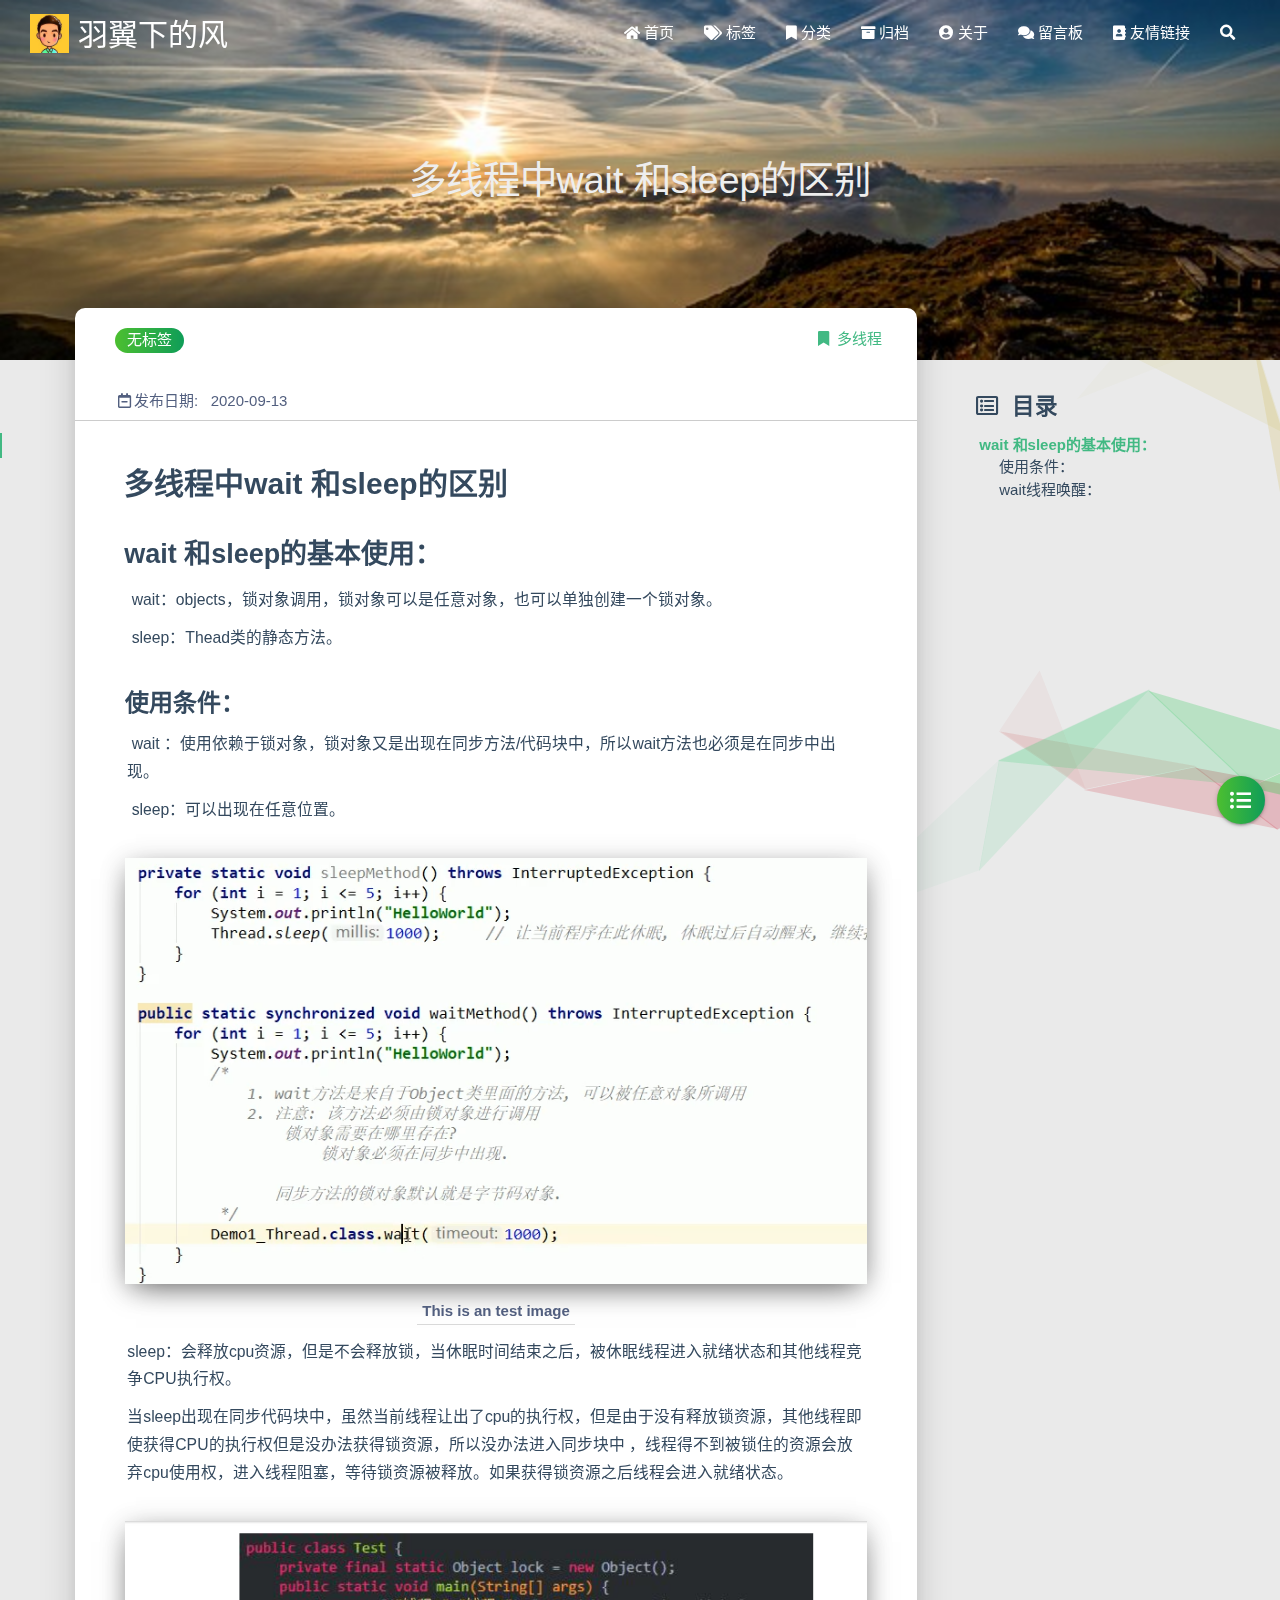
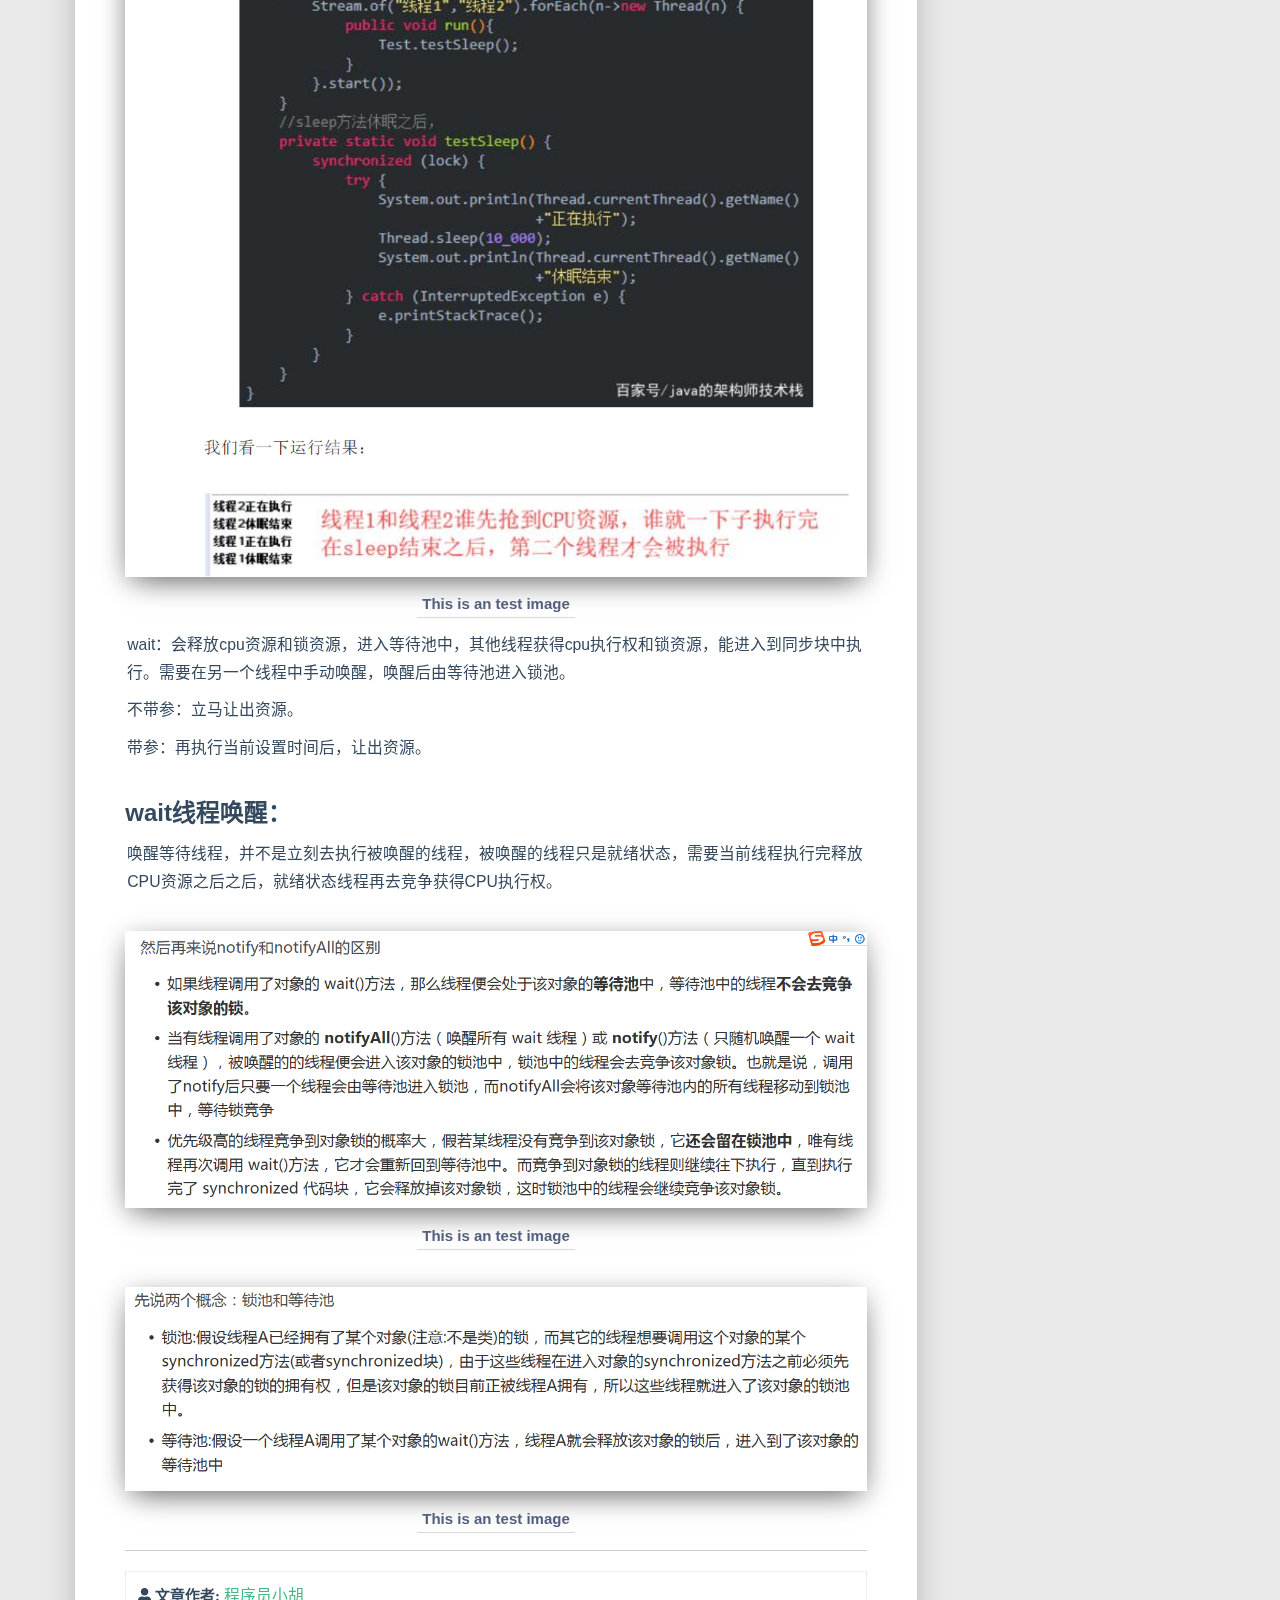
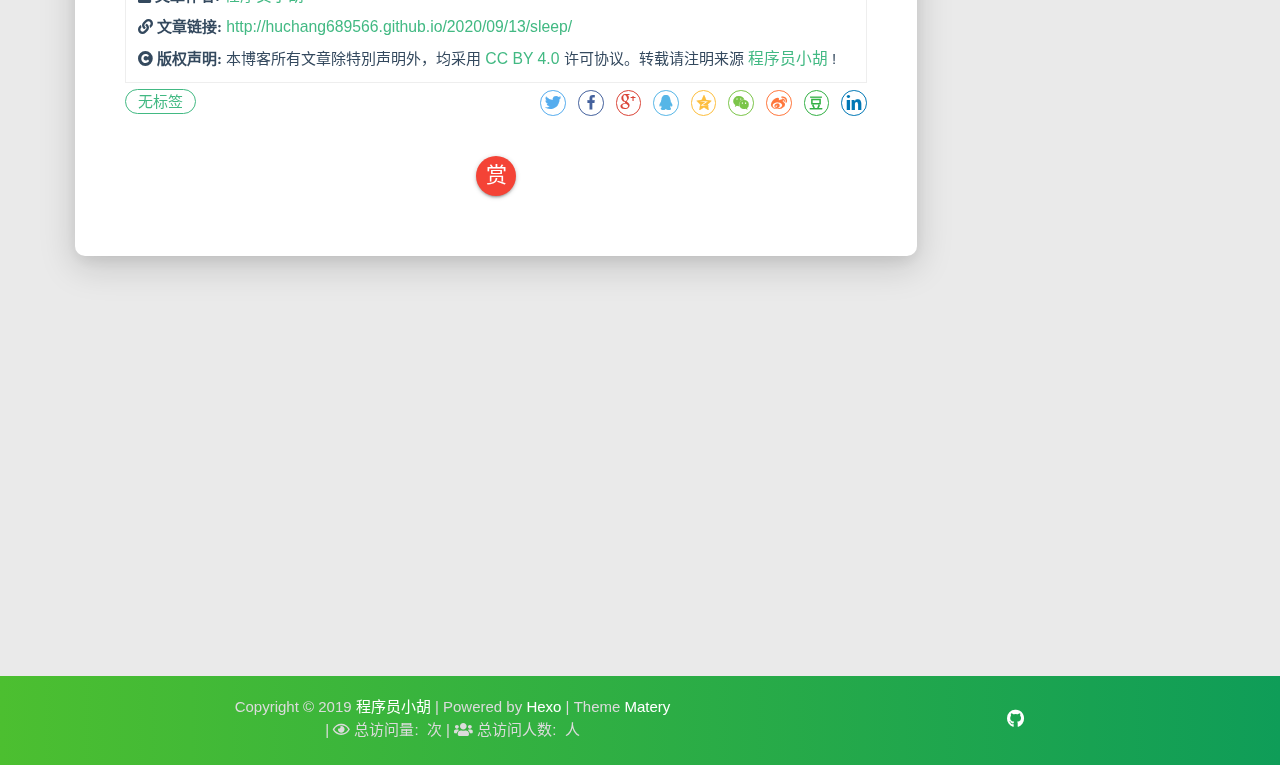
<file: 2020/09/13/sleep/index.html>
<!DOCTYPE HTML>
<html lang="zh-CN">


<head>
    <meta charset="utf-8">
    <meta name="keywords" content="多线程中wait 和sleep的区别, 羽翼下的风">
    <meta name="description" content="多线程中wait 和sleep的区别">
    <meta http-equiv="X-UA-Compatible" content="IE=edge">
    <meta name="viewport" content="width=device-width, initial-scale=1.0, user-scalable=no">
    <meta name="renderer" content="webkit|ie-stand|ie-comp">
    <meta name="mobile-web-app-capable" content="yes">
    <meta name="format-detection" content="telephone=no">
    <meta name="apple-mobile-web-app-capable" content="yes">
    <meta name="apple-mobile-web-app-status-bar-style" content="black-translucent">
    <title>多线程中wait 和sleep的区别 | 羽翼下的风</title>
    <link rel="icon" type="image/png" href="/favicon.png">

    <link rel="stylesheet" type="text/css" href="/libs/awesome/css/all.css">
    <link rel="stylesheet" type="text/css" href="/libs/materialize/materialize.min.css">
    <link rel="stylesheet" type="text/css" href="/libs/aos/aos.css">
    <link rel="stylesheet" type="text/css" href="/libs/animate/animate.min.css">
    <link rel="stylesheet" type="text/css" href="/libs/lightGallery/css/lightgallery.min.css">
    <link rel="stylesheet" type="text/css" href="/css/matery.css">
    <link rel="stylesheet" type="text/css" href="/css/my.css">
    
    <script src="/libs/jquery/jquery.min.js"></script>
    
<meta name="generator" content="Hexo 5.1.1"><link rel="alternate" href="/atom.xml" title="羽翼下的风" type="application/atom+xml">
<link rel="stylesheet" href="/css/prism-tomorrow.css" type="text/css"></head>

<body>
    <header class="navbar-fixed">
    <nav id="headNav" class="bg-color nav-transparent">
        <div id="navContainer" class="nav-wrapper head-container">
            <div class="brand-logo">
                <a href="/" class="waves-effect waves-light">
                    
                    <img src="/medias/logo.png" class="logo-img" alt="LOGO">
                    
                    <span class="logo-span">羽翼下的风</span>
                </a>
            </div>
            

<a href="#" data-target="mobile-nav" class="sidenav-trigger button-collapse"><i class="fas fa-bars"></i></a>
<ul class="right nav-menu">
  
  <li class="hide-on-med-and-down nav-item">
    
    <a href="/" class="waves-effect waves-light">
      
      <i class="fas fa-home" style="zoom: 0.6;"></i>
      
      <span>首页</span>
    </a>
    
  </li>
  
  <li class="hide-on-med-and-down nav-item">
    
    <a href="/tags" class="waves-effect waves-light">
      
      <i class="fas fa-tags" style="zoom: 0.6;"></i>
      
      <span>标签</span>
    </a>
    
  </li>
  
  <li class="hide-on-med-and-down nav-item">
    
    <a href="/categories" class="waves-effect waves-light">
      
      <i class="fas fa-bookmark" style="zoom: 0.6;"></i>
      
      <span>分类</span>
    </a>
    
  </li>
  
  <li class="hide-on-med-and-down nav-item">
    
    <a href="/archives" class="waves-effect waves-light">
      
      <i class="fas fa-archive" style="zoom: 0.6;"></i>
      
      <span>归档</span>
    </a>
    
  </li>
  
  <li class="hide-on-med-and-down nav-item">
    
    <a href="/about" class="waves-effect waves-light">
      
      <i class="fas fa-user-circle" style="zoom: 0.6;"></i>
      
      <span>关于</span>
    </a>
    
  </li>
  
  <li class="hide-on-med-and-down nav-item">
    
    <a href="/contact" class="waves-effect waves-light">
      
      <i class="fas fa-comments" style="zoom: 0.6;"></i>
      
      <span>留言板</span>
    </a>
    
  </li>
  
  <li class="hide-on-med-and-down nav-item">
    
    <a href="/friends" class="waves-effect waves-light">
      
      <i class="fas fa-address-book" style="zoom: 0.6;"></i>
      
      <span>友情链接</span>
    </a>
    
  </li>
  
  <li>
    <a href="#searchModal" class="modal-trigger waves-effect waves-light">
      <i id="searchIcon" class="fas fa-search" title="搜索" style="zoom: 0.85;"></i>
    </a>
  </li>
</ul>

<div id="mobile-nav" class="side-nav sidenav">

    <div class="mobile-head bg-color">
        
        <img src="/medias/logo.png" class="logo-img circle responsive-img">
        
        <div class="logo-name">羽翼下的风</div>
        <div class="logo-desc">
            
            Never really desperate, only the lost of the soul.
            
        </div>
    </div>

    

    <ul class="menu-list mobile-menu-list">
        
        <li class="m-nav-item">
	  
		<a href="/" class="waves-effect waves-light">
			
			    <i class="fa-fw fas fa-home"></i>
			
			首页
		</a>
          
        </li>
        
        <li class="m-nav-item">
	  
		<a href="/tags" class="waves-effect waves-light">
			
			    <i class="fa-fw fas fa-tags"></i>
			
			标签
		</a>
          
        </li>
        
        <li class="m-nav-item">
	  
		<a href="/categories" class="waves-effect waves-light">
			
			    <i class="fa-fw fas fa-bookmark"></i>
			
			分类
		</a>
          
        </li>
        
        <li class="m-nav-item">
	  
		<a href="/archives" class="waves-effect waves-light">
			
			    <i class="fa-fw fas fa-archive"></i>
			
			归档
		</a>
          
        </li>
        
        <li class="m-nav-item">
	  
		<a href="/about" class="waves-effect waves-light">
			
			    <i class="fa-fw fas fa-user-circle"></i>
			
			关于
		</a>
          
        </li>
        
        <li class="m-nav-item">
	  
		<a href="/contact" class="waves-effect waves-light">
			
			    <i class="fa-fw fas fa-comments"></i>
			
			Contact
		</a>
          
        </li>
        
        <li class="m-nav-item">
	  
		<a href="/friends" class="waves-effect waves-light">
			
			    <i class="fa-fw fas fa-address-book"></i>
			
			友情链接
		</a>
          
        </li>
        
        
    </ul>
</div>

        </div>

        
    </nav>

</header>

    



<div class="bg-cover pd-header post-cover" style="background-image: url('/medias/featureimages/6.jpg')">
    <div class="container" style="right: 0px;left: 0px;">
        <div class="row">
            <div class="col s12 m12 l12">
                <div class="brand">
                    <h1 class="description center-align post-title">多线程中wait 和sleep的区别</h1>
                </div>
            </div>
        </div>
    </div>
</div>




<main class="post-container content">

    
    <link rel="stylesheet" href="/libs/tocbot/tocbot.css">
<style>
    #articleContent h1::before,
    #articleContent h2::before,
    #articleContent h3::before,
    #articleContent h4::before,
    #articleContent h5::before,
    #articleContent h6::before {
        display: block;
        content: " ";
        height: 100px;
        margin-top: -100px;
        visibility: hidden;
    }

    #articleContent :focus {
        outline: none;
    }

    .toc-fixed {
        position: fixed;
        top: 64px;
    }

    .toc-widget {
        width: 345px;
        padding-left: 20px;
    }

    .toc-widget .toc-title {
        margin: 35px 0 15px 0;
        padding-left: 17px;
        font-size: 1.5rem;
        font-weight: bold;
        line-height: 1.5rem;
    }

    .toc-widget ol {
        padding: 0;
        list-style: none;
    }

    #toc-content {
        height: calc(100vh - 250px);
        overflow: auto;
    }

    #toc-content ol {
        padding-left: 10px;
    }

    #toc-content ol li {
        padding-left: 10px;
    }

    #toc-content .toc-link:hover {
        color: #42b983;
        font-weight: 700;
        text-decoration: underline;
    }

    #toc-content .toc-link::before {
        background-color: transparent;
        max-height: 25px;
    }

    #toc-content .is-active-link {
        color: #42b983;
    }

    #toc-content .is-active-link::before {
        background-color: #42b983;
    }

    #floating-toc-btn {
        position: fixed;
        right: 15px;
        bottom: 76px;
        padding-top: 15px;
        margin-bottom: 0;
        z-index: 998;
    }

    #floating-toc-btn .btn-floating {
        width: 48px;
        height: 48px;
    }

    #floating-toc-btn .btn-floating i {
        line-height: 48px;
        font-size: 1.4rem;
    }
</style>
<div class="row">
    <div id="main-content" class="col s12 m12 l9">
        <!-- 文章内容详情 -->
<div id="artDetail">
    <div class="card">
        <div class="card-content article-info">
            <div class="row tag-cate">
                <div class="col s7">
                    
                          <div class="article-tag">
                            <span class="chip bg-color">无标签</span>
                          </div>
                    
                </div>
                <div class="col s5 right-align">
                    
                    <div class="post-cate">
                        <i class="fas fa-bookmark fa-fw icon-category"></i>
                        
                            <a href="/categories/%E5%A4%9A%E7%BA%BF%E7%A8%8B/" class="post-category">
                                多线程
                            </a>
                        
                    </div>
                    
                </div>
            </div>

            <div class="post-info">
                
                <div class="post-date info-break-policy">
                    <i class="far fa-calendar-minus fa-fw"></i>发布日期:&nbsp;&nbsp;
                    2020-09-13
                </div>
                

                

                

                
				
                
            </div>
            
        </div>
        <hr class="clearfix">
        <div class="card-content article-card-content">
            <div id="articleContent">
                <h1 id="多线程中wait-和sleep的区别"><a href="#多线程中wait-和sleep的区别" class="headerlink" title="多线程中wait 和sleep的区别"></a>多线程中wait 和sleep的区别</h1><h2 id="wait-和sleep的基本使用："><a href="#wait-和sleep的基本使用：" class="headerlink" title="wait 和sleep的基本使用："></a>wait 和sleep的基本使用：</h2><p>​        wait：objects，锁对象调用，锁对象可以是任意对象，也可以单独创建一个锁对象。</p>
<p>​         sleep：Thead类的静态方法。</p>
<h3 id="使用条件："><a href="#使用条件：" class="headerlink" title="使用条件："></a>使用条件：</h3><p>​        wait ：使用依赖于锁对象，锁对象又是出现在同步方法/代码块中，所以wait方法也必须是在同步中出现。</p>
<p>​        sleep：可以出现在任意位置。</p>
<img src="/2020/09/13/sleep/1.png" class="" title="This is an test image">

<p>sleep：会释放cpu资源，但是不会释放锁，当休眠时间结束之后，被休眠线程进入就绪状态和其他线程竞争CPU执行权。</p>
<p>当sleep出现在同步代码块中，虽然当前线程让出了cpu的执行权，但是由于没有释放锁资源，其他线程即使获得CPU的执行权但是没办法获得锁资源，所以没办法进入同步块中 ，线程得不到被锁住的资源会放弃cpu使用权，进入线程阻塞，等待锁资源被释放。如果获得锁资源之后线程会进入就绪状态。</p>
<img src="/2020/09/13/sleep/2.png" class="" title="This is an test image">

<p>wait：会释放cpu资源和锁资源，进入等待池中，其他线程获得cpu执行权和锁资源，能进入到同步块中执行。需要在另一个线程中手动唤醒，唤醒后由等待池进入锁池。</p>
<p>不带参：立马让出资源。</p>
<p>带参：再执行当前设置时间后，让出资源。</p>
<h3 id="wait线程唤醒："><a href="#wait线程唤醒：" class="headerlink" title="wait线程唤醒："></a>wait线程唤醒：</h3><p>唤醒等待线程，并不是立刻去执行被唤醒的线程，被唤醒的线程只是就绪状态，需要当前线程执行完释放CPU资源之后之后，就绪状态线程再去竞争获得CPU执行权。</p>
<img src="/2020/09/13/sleep/3.png" class="" title="This is an test image">

<img src="/2020/09/13/sleep/4.png" class="" title="This is an test image">

<script>
        document.querySelectorAll('.github-emoji')
          .forEach(el => {
            if (!el.dataset.src) { return; }
            const img = document.createElement('img');
            img.style = 'display:none !important;';
            img.src = el.dataset.src;
            img.addEventListener('error', () => {
              img.remove();
              el.style.color = 'inherit';
              el.style.backgroundImage = 'none';
              el.style.background = 'none';
            });
            img.addEventListener('load', () => {
              img.remove();
            });
            document.body.appendChild(img);
          });
      </script>
            </div>
            <hr/>

            

    <div class="reprint" id="reprint-statement">
        
            <div class="reprint__author">
                <span class="reprint-meta" style="font-weight: bold;">
                    <i class="fas fa-user">
                        文章作者:
                    </i>
                </span>
                <span class="reprint-info">
                    <a href="http://huchang689566.github.io" rel="external nofollow noreferrer">程序员小胡</a>
                </span>
            </div>
            <div class="reprint__type">
                <span class="reprint-meta" style="font-weight: bold;">
                    <i class="fas fa-link">
                        文章链接:
                    </i>
                </span>
                <span class="reprint-info">
                    <a href="http://huchang689566.github.io/2020/09/13/sleep/">http://huchang689566.github.io/2020/09/13/sleep/</a>
                </span>
            </div>
            <div class="reprint__notice">
                <span class="reprint-meta" style="font-weight: bold;">
                    <i class="fas fa-copyright">
                        版权声明:
                    </i>
                </span>
                <span class="reprint-info">
                    本博客所有文章除特別声明外，均采用
                    <a href="https://creativecommons.org/licenses/by/4.0/deed.zh" rel="external nofollow noreferrer" target="_blank">CC BY 4.0</a>
                    许可协议。转载请注明来源
                    <a href="http://huchang689566.github.io" target="_blank">程序员小胡</a>
                    !
                </span>
            </div>
        
    </div>

    <script async defer>
      document.addEventListener("copy", function (e) {
        let toastHTML = '<span>复制成功，请遵循本文的转载规则</span><button class="btn-flat toast-action" onclick="navToReprintStatement()" style="font-size: smaller">查看</a>';
        M.toast({html: toastHTML})
      });

      function navToReprintStatement() {
        $("html, body").animate({scrollTop: $("#reprint-statement").offset().top - 80}, 800);
      }
    </script>



            <div class="tag_share" style="display: block;">
                <div class="post-meta__tag-list" style="display: inline-block;">
                    
                        <div class="article-tag">
                            <span class="chip bg-color">无标签</span>
                        </div>
                    
                </div>
                <div class="post_share" style="zoom: 80%; width: fit-content; display: inline-block; float: right; margin: -0.15rem 0;">
                    <link rel="stylesheet" type="text/css" href="/libs/share/css/share.min.css">

<div id="article-share">
    
    
    <div class="social-share" data-sites="twitter,facebook,google,qq,qzone,wechat,weibo,douban,linkedin" data-wechat-qrcode-helper="<p>微信扫一扫即可分享！</p>"></div>
    <script src="/libs/share/js/social-share.min.js"></script>
    

    

</div>

                </div>
            </div>
            
                <style>
    #reward {
        margin: 40px 0;
        text-align: center;
    }

    #reward .reward-link {
        font-size: 1.4rem;
        line-height: 38px;
    }

    #reward .btn-floating:hover {
        box-shadow: 0 6px 12px rgba(0, 0, 0, 0.2), 0 5px 15px rgba(0, 0, 0, 0.2);
    }

    #rewardModal {
        width: 320px;
        height: 350px;
    }

    #rewardModal .reward-title {
        margin: 15px auto;
        padding-bottom: 5px;
    }

    #rewardModal .modal-content {
        padding: 10px;
    }

    #rewardModal .close {
        position: absolute;
        right: 15px;
        top: 15px;
        color: rgba(0, 0, 0, 0.5);
        font-size: 1.3rem;
        line-height: 20px;
        cursor: pointer;
    }

    #rewardModal .close:hover {
        color: #ef5350;
        transform: scale(1.3);
        -moz-transform:scale(1.3);
        -webkit-transform:scale(1.3);
        -o-transform:scale(1.3);
    }

    #rewardModal .reward-tabs {
        margin: 0 auto;
        width: 210px;
    }

    .reward-tabs .tabs {
        height: 38px;
        margin: 10px auto;
        padding-left: 0;
    }

    .reward-content ul {
        padding-left: 0 !important;
    }

    .reward-tabs .tabs .tab {
        height: 38px;
        line-height: 38px;
    }

    .reward-tabs .tab a {
        color: #fff;
        background-color: #ccc;
    }

    .reward-tabs .tab a:hover {
        background-color: #ccc;
        color: #fff;
    }

    .reward-tabs .wechat-tab .active {
        color: #fff !important;
        background-color: #22AB38 !important;
    }

    .reward-tabs .alipay-tab .active {
        color: #fff !important;
        background-color: #019FE8 !important;
    }

    .reward-tabs .reward-img {
        width: 210px;
        height: 210px;
    }
</style>

<div id="reward">
    <a href="#rewardModal" class="reward-link modal-trigger btn-floating btn-medium waves-effect waves-light red">赏</a>

    <!-- Modal Structure -->
    <div id="rewardModal" class="modal">
        <div class="modal-content">
            <a class="close modal-close"><i class="fas fa-times"></i></a>
            <h4 class="reward-title">你的赏识是我前进的动力</h4>
            <div class="reward-content">
                <div class="reward-tabs">
                    <ul class="tabs row">
                        <li class="tab col s6 alipay-tab waves-effect waves-light"><a href="#alipay">支付宝</a></li>
                        <li class="tab col s6 wechat-tab waves-effect waves-light"><a href="#wechat">微 信</a></li>
                    </ul>
                    <div id="alipay">
                        <img src="/medias/reward/alipay.jpg" class="reward-img" alt="支付宝打赏二维码">
                    </div>
                    <div id="wechat">
                        <img src="/medias/reward/wechat.png" class="reward-img" alt="微信打赏二维码">
                    </div>
                </div>
            </div>
        </div>
    </div>
</div>

<script>
    $(function () {
        $('.tabs').tabs();
    });
</script>
            
        </div>
    </div>

    

    

    

    

    

    

<article id="prenext-posts" class="prev-next articles">
    <div class="row article-row">
        
        <div class="article col s12 m6" data-aos="fade-up" data-aos="fade-up">
            <div class="article-badge left-badge text-color">
                <i class="far fa-dot-circle"></i>&nbsp;本篇
            </div>
            <div class="card">
                <a href="/2020/09/13/sleep/">
                    <div class="card-image">
                        
                        
                        <img src="/medias/featureimages/6.jpg" class="responsive-img" alt="多线程中wait 和sleep的区别">
                        
                        <span class="card-title">多线程中wait 和sleep的区别</span>
                    </div>
                </a>
                <div class="card-content article-content">
                    <div class="summary block-with-text">
                        
                            多线程中wait 和sleep的区别
                        
                    </div>
                    <div class="publish-info">
                            <span class="publish-date">
                                <i class="far fa-clock fa-fw icon-date"></i>2020-09-13
                            </span>
                        <span class="publish-author">
                            
                            <i class="fas fa-bookmark fa-fw icon-category"></i>
                            
                            <a href="/categories/%E5%A4%9A%E7%BA%BF%E7%A8%8B/" class="post-category">
                                    多线程
                                </a>
                            
                            
                        </span>
                    </div>
                </div>

                
            </div>
        </div>
        
        
        <div class="article col s12 m6" data-aos="fade-up">
            <div class="article-badge right-badge text-color">
                下一篇&nbsp;<i class="fas fa-chevron-right"></i>
            </div>
            <div class="card">
                <a href="/2020/09/11/hellonullworld/">
                    <div class="card-image">
                        
                        
                        <img src="/medias/featureimages/12.jpg" class="responsive-img" alt="Hello World">
                        
                        <span class="card-title">Hello World</span>
                    </div>
                </a>
                <div class="card-content article-content">
                    <div class="summary block-with-text">
                        
                            Welcome to Hexo! This is your very first post. Check documentation for more info. If you get any problems when using Hex
                        
                    </div>
                    <div class="publish-info">
                            <span class="publish-date">
                                <i class="far fa-clock fa-fw icon-date"></i>2020-09-11
                            </span>
                        <span class="publish-author">
                            
                            <i class="fas fa-user fa-fw"></i>
                            程序员小胡
                            
                        </span>
                    </div>
                </div>
                
            </div>
        </div>
        
    </div>
</article>

</div>



<!-- 代码块功能依赖 -->
<script type="text/javascript" src="/libs/codeBlock/codeBlockFuction.js"></script>

<!-- 代码语言 -->

<script type="text/javascript" src="/libs/codeBlock/codeLang.js"></script>

    
<!-- 代码块复制 -->

<script type="text/javascript" src="/libs/codeBlock/codeCopy.js"></script>


<!-- 代码块收缩 -->

<script type="text/javascript" src="/libs/codeBlock/codeShrink.js"></script>


<!-- 代码块折行 -->

<style type="text/css">
code[class*="language-"], pre[class*="language-"] { white-space: pre !important; }
</style>

    </div>
    <div id="toc-aside" class="expanded col l3 hide-on-med-and-down">
        <div class="toc-widget">
            <div class="toc-title"><i class="far fa-list-alt"></i>&nbsp;&nbsp;目录</div>
            <div id="toc-content"></div>
        </div>
    </div>
</div>

<!-- TOC 悬浮按钮. -->

<div id="floating-toc-btn" class="hide-on-med-and-down">
    <a class="btn-floating btn-large bg-color">
        <i class="fas fa-list-ul"></i>
    </a>
</div>


<script src="/libs/tocbot/tocbot.min.js"></script>
<script>
    $(function () {
        tocbot.init({
            tocSelector: '#toc-content',
            contentSelector: '#articleContent',
            headingsOffset: -($(window).height() * 0.4 - 45),
            collapseDepth: Number('0'),
            headingSelector: 'h2, h3, h4'
        });

        // modify the toc link href to support Chinese.
        let i = 0;
        let tocHeading = 'toc-heading-';
        $('#toc-content a').each(function () {
            $(this).attr('href', '#' + tocHeading + (++i));
        });

        // modify the heading title id to support Chinese.
        i = 0;
        $('#articleContent').children('h2, h3, h4').each(function () {
            $(this).attr('id', tocHeading + (++i));
        });

        // Set scroll toc fixed.
        let tocHeight = parseInt($(window).height() * 0.4 - 64);
        let $tocWidget = $('.toc-widget');
        $(window).scroll(function () {
            let scroll = $(window).scrollTop();
            /* add post toc fixed. */
            if (scroll > tocHeight) {
                $tocWidget.addClass('toc-fixed');
            } else {
                $tocWidget.removeClass('toc-fixed');
            }
        });

        
        /* 修复文章卡片 div 的宽度. */
        let fixPostCardWidth = function (srcId, targetId) {
            let srcDiv = $('#' + srcId);
            if (srcDiv.length === 0) {
                return;
            }

            let w = srcDiv.width();
            if (w >= 450) {
                w = w + 21;
            } else if (w >= 350 && w < 450) {
                w = w + 18;
            } else if (w >= 300 && w < 350) {
                w = w + 16;
            } else {
                w = w + 14;
            }
            $('#' + targetId).width(w);
        };

        // 切换TOC目录展开收缩的相关操作.
        const expandedClass = 'expanded';
        let $tocAside = $('#toc-aside');
        let $mainContent = $('#main-content');
        $('#floating-toc-btn .btn-floating').click(function () {
            if ($tocAside.hasClass(expandedClass)) {
                $tocAside.removeClass(expandedClass).hide();
                $mainContent.removeClass('l9');
            } else {
                $tocAside.addClass(expandedClass).show();
                $mainContent.addClass('l9');
            }
            fixPostCardWidth('artDetail', 'prenext-posts');
        });
        
    });
</script>

    

</main>


    
    <footer class="page-footer bg-color">
    <div class="container row center-align" style="margin-bottom: 0px !important;">
        <div class="col s12 m8 l8 copy-right">
            Copyright&nbsp;&copy;
            <span id="year">2019</span>
            <a href="http://huchang689566.github.io" target="_blank">程序员小胡</a>
            |&nbsp;Powered by&nbsp;<a href="https://hexo.io/" target="_blank">Hexo</a>
            |&nbsp;Theme&nbsp;<a href="https://github.com/blinkfox/hexo-theme-matery" target="_blank">Matery</a>
            <br>
            
            
            
            
            
            
            <span id="busuanzi_container_site_pv">
                |&nbsp;<i class="far fa-eye"></i>&nbsp;总访问量:&nbsp;<span id="busuanzi_value_site_pv"
                    class="white-color"></span>&nbsp;次
            </span>
            
            
            <span id="busuanzi_container_site_uv">
                |&nbsp;<i class="fas fa-users"></i>&nbsp;总访问人数:&nbsp;<span id="busuanzi_value_site_uv"
                    class="white-color"></span>&nbsp;人
            </span>
            
            <br>
            
            <br>
            
        </div>
        <div class="col s12 m4 l4 social-link social-statis">
    <a href="https://github.com/huchang689566" class="tooltipped" target="_blank" data-tooltip="访问我的GitHub" data-position="top" data-delay="50">
        <i class="fab fa-github"></i>
    </a>















</div>
    </div>
</footer>

<div class="progress-bar"></div>

    <!-- 搜索遮罩框 -->
<div id="searchModal" class="modal">
    <div class="modal-content">
        <div class="search-header">
            <span class="title"><i class="fas fa-search"></i>&nbsp;&nbsp;搜索</span>
            <input type="search" id="searchInput" name="s" placeholder="请输入搜索的关键字"
                   class="search-input">
        </div>
        <div id="searchResult"></div>
    </div>
</div>

<script src="/js/search.js"></script>
<script type="text/javascript">
$(function () {
    searchFunc("/" + "search.xml", 'searchInput', 'searchResult');
});
</script>
    <!-- 回到顶部按钮 -->
<div id="backTop" class="top-scroll">
    <a class="btn-floating btn-large waves-effect waves-light" href="#!">
        <i class="fas fa-arrow-up"></i>
    </a>
</div>


    <script src="/libs/materialize/materialize.min.js"></script>
    <script src="/libs/masonry/masonry.pkgd.min.js"></script>
    <script src="/libs/aos/aos.js"></script>
    <script src="/libs/scrollprogress/scrollProgress.min.js"></script>
    <script src="/libs/lightGallery/js/lightgallery-all.min.js"></script>
    <script src="/js/matery.js"></script>

    <!-- Global site tag (gtag.js) - Google Analytics -->


    <!-- Baidu Analytics -->

    <!-- Baidu Push -->

<script>
    (function () {
        var bp = document.createElement('script');
        var curProtocol = window.location.protocol.split(':')[0];
        if (curProtocol === 'https') {
            bp.src = 'https://zz.bdstatic.com/linksubmit/push.js';
        } else {
            bp.src = 'http://push.zhanzhang.baidu.com/push.js';
        }
        var s = document.getElementsByTagName("script")[0];
        s.parentNode.insertBefore(bp, s);
    })();
</script>

    
    <script src="/libs/others/clicklove.js" async="async"></script>
    
    
    <script async src="/libs/others/busuanzi.pure.mini.js"></script>
    
    
    
    

    

    

    
    <script type="text/javascript" src="/libs/background/ribbon-dynamic.js" async="async"></script>
    
    
    
    <script src="/libs/instantpage/instantpage.js" type="module"></script>
    
<div id="weather-v2-plugin-simple"></div>
<script>
WIDGET = {
  CONFIG: {
    "modules": "01234",
    "background": 1,
    "tmpColor": "FFFFFF",
    "tmpSize": "6",
    "cityColor": "FFFFFF",
    "citySize": 16,
    "aqiSize": 16,
    "weatherIconSize": 24,
    "alertIconSize": 18,
    "padding": "10px 10px 10px 10px",
    "shadow": "1",
    "language": "auto",
    "borderRadius": 5,
    "fixed": "false",
    "vertical": "middle",
    "horizontal": "center",
    "key": "Aiv9tLqxrg"
  }
}
</script>
<script src="https://apip.weatherdt.com/simple/static/js/weather-simple-common.js?v=2.0"></script>
</body>
</html>
</file>
<file: css/matery.css>
/*全局基础样式*/
/*小屏幕下(手机类)的样式*/
@media only screen and (max-width: 601px) {
    .container {
        width: 95%;
    }
}

/*中等屏幕下(平板类)的样式*/
@media only screen and (min-width: 600px) and (max-width: 992px) {
    .container {
        width: 90%;
    }
}

/*大屏幕下(桌面类)的样式*/
@media only screen and (min-width: 993px) {
    .container {
        width: 90%;
        max-width: 1125px;
    }

    .head-container {
        position: absolute;
        padding: 0px 30px;
        width: 100%;
    }

    .post-container {
        width: 90%;
        margin: 0 auto;
        max-width: 1250px;
    }
}

body {
    background-color: #eaeaea;
    margin: 0;
    color: #34495e;
}

h1 {
    margin: 48px 0 22px -5px;
    font-size: 2.0rem;
    font-weight: bold;
    line-height: 2.0rem;
}

h2 {
    margin: 42px 0 18px -5px;
    font-size: 1.8rem;
    font-weight: bold;
    line-height: 1.8rem;
}

h3 {
    margin: 38px 0 15px -4px;
    font-size: 1.6rem;
    font-weight: bold;
    line-height: 1.7rem;
}

h4 {
    margin: 32px 0 12px -4px;
    font-size: 1.45rem;
    font-weight: bold;
    line-height: 1.45rem;
}

h5 {
    margin: 28px 0 8px -4px;
    font-size: 1.2rem;
    font-weight: bold;
    line-height: 1.2rem;
}

h6 {
    margin: 22px 0 4px -4px;
    font-size: 1.1rem;
    line-height: 1.1rem;
}

p {
    font-size: 1rem;
    line-height: 1.5rem;
}

hr {
    margin: 20px 0;
    border: 0;
    border-top: 1px solid #ccc;
}

blockquote {
    border-left: 5px solid #42b983;
    padding: 1rem 0.8rem 0.2rem 0.8rem;
    color: #666;
    background-color: rgba(66, 185, 131, .1);
}

.line-numbers-rows {
    border-right-width: 0px !important;
}

.line-numbers {
    padding: 1.5rem 1.5rem 1.5rem 3.5rem !important;
    margin: 1rem 0 !important;
    background: #272822;
    overflow: auto;
    border-radius: 0.35rem;
    tab-size: 4;
}

pre {
    padding: 2.5rem 1.5rem 1.5rem 1.5rem !important;
    margin: 1rem 0 !important;
    background: #272822;
    overflow: auto;
    border-radius: 0.35rem;
    tab-size: 4;
}

.code-area::after {
    content: " ";
    position: absolute;
    border-radius: 50%;
    background: #ff5f56;
    width: 12px;
    height: 12px;
    top: 0;
    left: 12px;
    margin-top: 12px;
    -webkit-box-shadow: 20px 0 #ffbd2e, 40px 0 #27c93f;
    box-shadow: 20px 0 #ffbd2e, 40px 0 #27c93f;
}

code {
    padding: 1px 5px;
    top: 13px !important;
    font-family: Inconsolata, Monaco, Consolas, 'Courier New', Courier, monospace;
    font-size: 0.91rem;
    color: #e96900;
    background-color: #f8f8f8;
    border-radius: 2px;
}

.code_copy {
    position: absolute;
    top: 0.7rem;
    right: 25px;
    z-index: 1;
    filter: invert(50%);
    cursor: pointer;
}

.codecopy_notice {
    position: absolute;
    top: 0.7rem;
    right: 6px;
    z-index: 1;
    filter: invert(50%);
    opacity: 0;
}

.code_lang {
    position: absolute;
    top: 1.2rem;
    right: 46px;
    line-height: 0;
    font-weight: bold;
    font-family: normal;
    z-index: 1;
    filter: invert(50%);
    cursor: pointer;
} 

.code-expand {
    position: absolute;
    top: 4px;
    right: 0px;
    filter: invert(50%);
    padding: 7px;
    z-index: 999 !important;
    cursor: pointer;
    transition: all .3s;
    transform: rotate(0deg);
}

.code-closed .code-expand {
    transform: rotate(-180deg) !important;
    transition: all .3s;
}

.code-closed pre::before {
    height: 0px;
}

pre code {
    padding: 0;
    color: #e8eaf6;
    background-color: #272822;
}

pre[class*="language-"] {
    padding: 1.2em;
    margin: .5em 0;
}

code[class*="language-"],
pre[class*="language-"] {
    color: #e8eaf6;
    white-space: pre-wrap !important;
}

b,
strong {
    font-weight: bold;
}

dfn {
    font-style: italic;
}

small {
    font-size: 85%;
}

cite {
    font-style: normal;
}

mark {
    background-color: #fcf8e3;
    padding: .2em;
}

.card {
    border-radius: 10px;
    box-shadow: 0 15px 35px rgba(50, 50, 93, .1), 0 5px 15px rgba(0, 0, 0, .07) !important;
}

.card .card-image img {
    border-radius: 8px 8px 0 0;
}

.container .row {
    margin-bottom: 0;
}

.bg-color {
    background-image: linear-gradient(to right, #4cbf30 0%, #0f9d58 100%);
}

.text-color {
    color: #0f9d58 !important;
}

.white-color {
    color: #fff;
}

.progress-bar {
    height: 4px;
    position: fixed;
    bottom: 0;
    z-index: 300;
    background: linear-gradient(to right, #4cbf30 0%, #0f9d58 100%);
    opacity: 0.8;
}

.sidenav-overlay {
    z-index: 500;
}

.pd-header {
    margin-top: -64px;
}

header .side-nav {
    width: 240px;
    z-index: 999;
    box-shadow: 0 2px 5px 0 rgba(0, 0, 0, 0.16), 0 7px 10px 0 rgba(0, 0, 0, 0.12);
}

nav {
    box-shadow: 0 2px 5px 0 rgba(0, 0, 0, 0.16), 0 7px 10px 0 rgba(0, 0, 0, 0.12);
}

header .nav-transparent {
    background-color: transparent !important;
    background-image: none;
    box-shadow: none;
}

header nav .brand-span {
    font-size: 1.45rem;
}

header .brand-logo .logo-img {
    height: 45px;
    vertical-align: middle;
    padding-bottom: 6px;
}

header .brand-logo .logo-span {
    font-size: 2rem;
}

header .button-collapse i {
    font-size: 1.5rem;
}

header .side-nav .mobile-head {
    padding: 0 15px;
}

header .side-nav .mobile-head img {
    margin-top: 30px;
    width: 75px;
    height: 75px;
}

header .side-nav .mobile-head .logo-name {
    margin-top: -30px;
    padding-left: 10px;
    font-size: 1.5rem;
}

header .side-nav .mobile-head .logo-desc {
    margin-top: -10px;
    padding-left: 10px;
    padding-bottom: 10px;
    font-size: 0.8rem;
    line-height: 1.3rem;
    color: #e3e3e3;
}

header .side-nav .menu-list li {
    padding: 0;
    margin-left: -15px;
}

header .side-nav .menu-list a {
    height: 50px;
    line-height: 50px;
    color: #34495e !important;
}

.mobile-menu-list a i {
    margin-left: 8px !important;
    font-size: 1.16rem;
    color: #34495e !important;
}

header .side-nav .fa-fw {
    width: 3.3rem;
    text-align: left;
}

header .side-nav .social-link {
    position: absolute;
    bottom: 45px;
    padding-left: 15px;
}

.social-link a {
    font-size: 1.2rem;
    display: inline;
    padding: 0 12px;
}

.cover-btns {
    position: relative;
    top: 10vh;
    text-align: center;
}

.cover-btns a {
    margin: 10px 15px;
    padding: 0 35px;
    height: 45px;
    line-height: 45px;
    font-size: 1rem;
    color: #fff;
    border: 1px solid #fff;
    background-color: transparent;
    border-radius: 30px;
    box-shadow: none;
}

.cover-btns a:hover {
    border: 1px solid #f44336;
    background-color: #f44336;
    box-shadow: 0 14px 26px -12px rgba(233, 30, 99, 0.42),
            0 4px 23px 0 rgba(0, 0, 0, 0.12),
            0 8px 10px -5px rgba(233, 30, 99, 0.2);
}

.cover-btns a i {
    font-size: 1.1rem;
    padding-right: 5px;
}

.scroll-down {
    background: #333;
    margin: 100px auto;
    -webkit-animation: scroll-down 1.5s infinite;
    -moz-animation: scroll-down 1.5s infinite;
    -o-animation: scroll-down 1.5s infinite;
    -ms-animation: scroll-down1.5s infinite;
    animation: scroll-down 1.5s infinite;
}

@-moz-keyframes scroll-down {
    0% {
        opacity: 0.4;
        -ms-filter: "progid:DXImageTransform.Microsoft.Alpha(Opacity=40)";
        filter: alpha(opacity=40);
        top: 0;
    }

    50% {
        opacity: 1;
        -ms-filter: none;
        filter: none;
        top: -16px;
    }

    100% {
        opacity: 0.4;
        -ms-filter: "progid:DXImageTransform.Microsoft.Alpha(Opacity=40)";
        filter: alpha(opacity=40);
        top: 0;
    }
}

@-webkit-keyframes scroll-down {
    0% {
        opacity: 0.4;
        -ms-filter: "progid:DXImageTransform.Microsoft.Alpha(Opacity=40)";
        filter: alpha(opacity=40);
        top: 0;
    }

    50% {
        opacity: 1;
        -ms-filter: none;
        filter: none;
        top: -16px;
    }

    100% {
        opacity: 0.4;
        -ms-filter: "progid:DXImageTransform.Microsoft.Alpha(Opacity=40)";
        filter: alpha(opacity=40);
        top: 0;
    }
}

@-o-keyframes scroll-down {
    0% {
        opacity: 0.4;
        -ms-filter: "progid:DXImageTransform.Microsoft.Alpha(Opacity=40)";
        filter: alpha(opacity=40);
        top: 0;
    }

    50% {
        opacity: 1;
        -ms-filter: none;
        filter: none;
        top: -16px;
    }

    100% {
        opacity: 0.4;
        -ms-filter: "progid:DXImageTransform.Microsoft.Alpha(Opacity=40)";
        filter: alpha(opacity=40);
        top: 0;
    }
}

@keyframes scroll-down {
    0% {
        opacity: 0.4;
        -ms-filter: "progid:DXImageTransform.Microsoft.Alpha(Opacity=40)";
        filter: alpha(opacity=40);
        top: 0;
    }

    50% {
        opacity: 1;
        -ms-filter: none;
        filter: none;
        top: -16px;
    }

    100% {
        opacity: 0.4;
        -ms-filter: "progid:DXImageTransform.Microsoft.Alpha(Opacity=40)";
        filter: alpha(opacity=40);
        top: 0;
    }
}

.cover-social-link {
    position: relative;
    top: 23vh;
    width: 100%;
    text-align: center;
}

.cover-social-link a {
    padding: 0 15px;
    font-size: 1.35rem;
    color: #fff;
}

header .go-back {
    float: left;
    position: relative;
    padding-left: 5px;
    padding-right: 5px;
    z-index: 1;
    height: 56px;
}

header .go-back i {
    font-size: 1.6rem;
    font-weight: 200;
    line-height: 56px;
}

/* 背景图效果. */
.bg-cover {
    position: relative;
    display: flex;
    align-items: center;
    height: 60vh;
    padding: 0;
    border: 0;
    overflow: hidden;
    background-position: center center;
    background-size: cover;
    transform: translate3d(0px, 0px, 0px);
}

.index-cover {
    height: 100vh;
}

.post-cover {
    height: 40vh !important;
}

.bg-cover:after {
    -webkit-animation: rainbow 60s infinite;
    animation: rainbow 60s infinite;
}

.bg-cover:before,
.bg-cover:after {
    position: absolute;
    z-index: 1;
    width: 100%;
    height: 100%;
    display: block;
    left: 0;
    top: 0;
    content: "";
}

.bg-cover .container {
    position: relative;
    color: #fff;
    z-index: 2;
}

.bg-cover .title {
    font-size: 4rem;
    line-height: 1.85em;
    margin-bottom: 20px;
    position: relative;
}

.bg-cover .description {
    font-weight: 300;
    font-size: 1.25rem;
    line-height: 1.4em;
    color: #eee;
}

.bg-cover .post-title {
    margin: 0 auto;
    font-size: 2.5rem;
    font-weight: 400;
}

@-webkit-keyframes rainbow {

    0%,
    100% {
        background: rgba(156, 39, 176, 0.75);
        background: linear-gradient(45deg, rgba(156, 39, 176, 0.75) 0%, rgba(156, 39, 176, 0.65) 100%);
        background: -moz-linear-gradient(135deg, rgba(156, 39, 176, 0.75) 0%, rgba(156, 39, 176, 0.65) 100%);
        background: -webkit-linear-gradient(135deg, rgba(156, 39, 176, 0.75) 0%, rgba(156, 39, 176, 0.65) 100%);
    }

    16% {
        background: rgba(132, 13, 121, 0.75);
        background: linear-gradient(45deg, rgba(132, 13, 121, 0.75) 0%, rgba(132, 13, 121, 0.65) 100%);
        background: -moz-linear-gradient(135deg, rgba(132, 13, 121, 0.75) 0%, rgba(132, 13, 121, 0.65) 100%);
        background: -webkit-linear-gradient(135deg, rgba(132, 13, 121, 0.75) 0%, rgba(132, 13, 121, 0.65) 100%);
    }

    32% {
        background: rgba(239, 83, 80, 0.75);
        background: linear-gradient(45deg, rgba(239, 83, 80, 0.75) 0%, rgba(239, 83, 80, 0.65) 100%);
        background: -moz-linear-gradient(135deg, rgba(239, 83, 80, 0.75) 0%, rgba(239, 83, 80, 0.65) 100%);
        background: -webkit-linear-gradient(135deg, rgba(239, 83, 80, 0.75) 0%, rgba(239, 83, 80, 0.65) 100%);
    }

    48% {
        background: rgba(255, 87, 34, 0.75);
        background: linear-gradient(45deg, rgba(255, 87, 34, 0.75) 0%, rgba(255, 87, 34, 0.65) 100%);
        background: -moz-linear-gradient(135deg, rgba(255, 87, 34, 0.75) 0%, rgba(255, 87, 34, 0.65) 100%);
        background: -webkit-linear-gradient(135deg, rgba(255, 87, 34, 0.75) 0%, rgba(255, 87, 34, 0.65) 100%);
    }

    64% {
        background: rgba(255, 160, 0, 0.75);
        background: linear-gradient(45deg, rgba(255, 160, 0, 0.75) 0%, rgba(255, 160, 0, 0.65) 100%);
        background: -moz-linear-gradient(135deg, rgba(255, 160, 0, 0.75) 0%, rgba(255, 112, 66, 0.65) 100%);
        background: -webkit-linear-gradient(135deg, rgba(255, 160, 0, 0.75) 0%, rgba(255, 160, 0, 0.65) 100%);
    }

    80% {
        background: rgba(233, 30, 99, 0.75);
        background: linear-gradient(45deg, rgba(233, 30, 99, 0.75) 0%, rgba(233, 30, 99, 0.65) 100%);
        background: -moz-linear-gradient(135deg, rgba(233, 30, 99, 0.75) 0%, rgba(233, 30, 99, 0.65) 100%);
        background: -webkit-linear-gradient(135deg, rgba(2233, 30, 99, 0.75) 0%, rgba(233, 30, 99, 0.65) 100%);
    }
}

@keyframes rainbow {

    0%,
    100% {
        background: rgba(156, 39, 176, 0.75);
        background: linear-gradient(45deg, rgba(156, 39, 176, 0.75) 0%, rgba(156, 39, 176, 0.65) 100%);
        background: -moz-linear-gradient(135deg, rgba(156, 39, 176, 0.75) 0%, rgba(156, 39, 176, 0.65) 100%);
        background: -webkit-linear-gradient(135deg, rgba(156, 39, 176, 0.75) 0%, rgba(156, 39, 176, 0.65) 100%);
    }

    16% {
        background: rgba(132, 13, 121, 0.75);
        background: linear-gradient(45deg, rgba(132, 13, 121, 0.75) 0%, rgba(132, 13, 121, 0.65) 100%);
        background: -moz-linear-gradient(135deg, rgba(132, 13, 121, 0.75) 0%, rgba(132, 13, 121, 0.65) 100%);
        background: -webkit-linear-gradient(135deg, rgba(132, 13, 121, 0.75) 0%, rgba(132, 13, 121, 0.65) 100%);
    }

    32% {
        background: rgba(239, 83, 80, 0.75);
        background: linear-gradient(45deg, rgba(239, 83, 80, 0.75) 0%, rgba(239, 83, 80, 0.65) 100%);
        background: -moz-linear-gradient(135deg, rgba(239, 83, 80, 0.75) 0%, rgba(239, 83, 80, 0.65) 100%);
        background: -webkit-linear-gradient(135deg, rgba(239, 83, 80, 0.75) 0%, rgba(239, 83, 80, 0.65) 100%);
    }

    48% {
        background: rgba(255, 87, 34, 0.75);
        background: linear-gradient(45deg, rgba(255, 87, 34, 0.75) 0%, rgba(255, 87, 34, 0.65) 100%);
        background: -moz-linear-gradient(135deg, rgba(255, 87, 34, 0.75) 0%, rgba(255, 87, 34, 0.65) 100%);
        background: -webkit-linear-gradient(135deg, rgba(255, 87, 34, 0.75) 0%, rgba(255, 87, 34, 0.65) 100%);
    }

    64% {
        background: rgba(255, 160, 0, 0.75);
        background: linear-gradient(45deg, rgba(255, 160, 0, 0.75) 0%, rgba(255, 160, 0, 0.65) 100%);
        background: -moz-linear-gradient(135deg, rgba(255, 160, 0, 0.75) 0%, rgba(255, 112, 66, 0.65) 100%);
        background: -webkit-linear-gradient(135deg, rgba(255, 160, 0, 0.75) 0%, rgba(255, 160, 0, 0.65) 100%);
    }

    80% {
        background: rgba(233, 30, 99, 0.75);
        background: linear-gradient(45deg, rgba(233, 30, 99, 0.75) 0%, rgba(233, 30, 99, 0.65) 100%);
        background: -moz-linear-gradient(135deg, rgba(233, 30, 99, 0.75) 0%, rgba(233, 30, 99, 0.65) 100%);
        background: -webkit-linear-gradient(135deg, rgba(2233, 30, 99, 0.75) 0%, rgba(233, 30, 99, 0.65) 100%);
    }
}

.index-card {
    margin-top: -10px;
    padding-top: 20px;
}

.carousel-post .title {
    font-size: 2.6rem;
}

.dream {
    margin-top: 20px;
    margin-bottom: 40px;
}

.dream .title,
.music-player .title,
.video-player .title {
    margin-bottom: 20px;
    font-size: 2rem;
    font-weight: 700;
}

.dream .text {
    opacity: .6;
    font-size: 1.1rem;
}

.music-player,
.video-player {
    margin-top: 10px;
    margin-bottom: 50px;
}

.music,
.dplayer-video {
    box-shadow: 0 5px 20px 0 rgba(0, 0, 0, .2), 0 10px 20px -12px rgba(0, 0, 0, .5) !important;
}

#recommend-sections {
    margin-top: -30px;
    padding-top: 30px;
}

.index-card .card .card-content {
    padding: 20px 40px;
}

@media only screen and (min-width: 1418px) {
    .recommend {
        margin-top: 20px;
        padding: 0 0.75rem;
    }
}

@media only screen and (max-width: 601px) {
    .index-card .card .card-content {
        padding: 10px 10px;
    }
}

/*中等屏幕下(平板类)的样式*/
@media only screen and (min-width: 600px) and (max-width: 992px) {
    .index-card .card .card-content {
        padding: 20px 20px;
    }
}

.recommend .row .col {
    padding: 0 1.25rem;
}

.recommend .title {
    margin-top: 25px;
    margin-bottom: 25px;
    text-align: center;
    font-size: 1.8rem;
    font-weight: 700;
    line-height: 1.8rem;
}

.recommend .post-card:before {
    position: absolute;
    z-index: 0;
    width: 100%;
    height: 100%;
    display: block;
    left: 0;
    top: 0;
    content: "";
    background-color: rgba(0, 0, 0, .3);
    border-radius: 10px;
}

.recommend .post-card {
    position: relative;
    width: 100%;
    height: 300px;
    max-height: 300px;
    margin-bottom: 15px;
    margin-top: 15px;
    text-align: center;
    border: 0;
    border-radius: 10px;
    color: rgba(0, 0, 0, .87);
    background: #fff 50%;
    background-size: cover;
    box-shadow: 0 15px 35px rgba(50, 50, 93, .1), 0 5px 15px rgba(0, 0, 0, .07);
}

.recommend .post-card .post-body {
    position: relative;
    margin: 0 auto;
    padding: 1.8rem 1.25rem;
    z-index: 2;
}

.recommend .post-card .post-categories {
    margin: 10px auto;
}

.recommend .post-card .post-categories .category {
    padding: 0 8px;
    color: hsla(0, 0%, 100%, .7) !important;
    font-size: .75rem;
    font-weight: 500;
}

.recommend .post-card a {
    color: #fff;
}

.recommend .post-card .post-title {
    height: 48px;
    margin-top: 10px;
    margin-bottom: 5px;
}

.recommend .post-card .post-description {
    margin: 20px auto;
    max-width: 500px;
    height: 65px;
    max-height: 65px;
    font-size: 14px;
    color: hsla(0, 0%, 100%, .78) !important;
}

.recommend .post-card .read-more {
    height: 40px;
    margin: .6rem 1px;
    font-size: 0.9rem;
    font-weight: 400;
    line-height: 40px;
    color: #fff;
    border-radius: 30px;
    box-shadow: 0 2px 2px 0 rgba(244, 67, 54, .14), 0 3px 1px -2px rgba(244, 67, 54, .2), 0 1px 5px 0 rgba(244, 67, 54, .12);
}

.recommend .post-card .read-more .icon {
    font-size: 1.05rem;
    padding-right: 10px;
}

.archive-calendar {
    margin-top: -60px;
    max-width: 820px;
}

#post-calendar {
    width: 100%;
    height: 225px;
}

.settings-content {
    margin-top: -10px;
}

/*文章列表卡片各样式*/
#articles {
    margin-top: 10px;
    margin-bottom: 10px;
}

article a {
    margin-right: 0 !important;
    color: #525f7f;
    text-transform: none !important;
}

article a:hover {
    font-weight: bold;
    color: #42b983;
    text-decoration: underline;
}

.articles .row {
    margin-left: 0;
    margin-right: 0;
}

article .card {
    border-radius: 8px;
    overflow: hidden;
}

article .card-image {
    background-color: #222;
    border-radius: 8px;
}

article .card-image img {
    height: 220px;
    border-radius: 0.3rem;
    opacity: .7;
}

article .tag-image img {
    height: 220px;
}

article .card .card-content {
    padding: 15px 15px 12px 18px;
}

article .article-content .summary {
    padding-bottom: 2px;
    padding-left: 0;
    margin-bottom: 6px;
    word-break: break-all;
}

article .article-content .publish-author {
    float: right;
}

.publish-date .icon-date {
    padding-right: 5px;
}

.publish-author .icon-category {
    padding-left: 10px;
}

.article-content .publish-author .post-category {
    padding-left: 5px;
}

article .card .card-action {
    padding: 10px 15px 10px 18px;
    border-radius: 0 0 8px 8px !important;
}

article .article-tags .chip {
    margin: 2px;
    font-size: 0.8rem;
    font-weight: 400;
    height: 22px;
    line-height: 22px;
    color: #fff;
    border-radius: 10px;
}

.prev-next {
    margin-left: -0.75rem;
}

.prev-next .article-badge {
    min-width: 3rem;
    margin-top: 7px;
    padding: 3px 10px 3px 8px;
    text-align: center;
    font-size: 1rem;
    line-height: inherit;
    position: absolute;
    box-sizing: border-box;
    z-index: 200;
    background-color: #fff;
    font-weight: 500;
}

.prev-next .left-badge {
    border-radius: 8px 0 8px 0;
}

.prev-next .right-badge {
    border-radius: 0 8px 0 8px;
    right: 10px;
}

.paging {
    margin-bottom: 15px;
}

.paging .row {
    margin-left: 0;
    margin-right: 0;
}

.paging .page-info {
    font-size: 1.4rem;
    color: #888;
    padding-top: 1rem;
}

.paging i {
    font-size: 2.5rem;
}

.paging .disabled {
    background-color: #ccc !important;
}

.paging .disabled i {
    color: #999 !important;
}

/*文章详情样式*/
#artDetail {
    margin-top: -60px;
}

/* 修改小屏幕下文章详情table样式. */
@media only screen and (max-width: 550px) {
    #articleContent table {
        table-layout: fixed;
    }
}

@media only screen and (min-width: 1418px) {
    #artDetail {
        margin-top: -60px;
        padding: 0 0.75rem;
    }
}

#artDetail .card {
    box-shadow: 0 10px 35px 2px rgba(0, 0, 0, .15),
        0 5px 15px rgba(0, 0, 0, .07),
        0 2px 5px -5px rgba(0, 0, 0, .1) !important;
}

#artDetail .tag-cate {
    padding-bottom: 15px;
}

#artDetail a {
    margin-right: 0 !important;
    text-transform: none !important;
}

#artDetail .article-info {
    padding: 20px 30px 1px 40px;
    margin-bottom: -5px;
}

#artDetail .article-tag .chip {
    font-size: 1rem;
    font-weight: 400;
    height: 25px;
    line-height: 24px;
    color: #fff;
    border-radius: 15px;
    margin-right: 5px;
    margin-bottom: 2px;
}

#artDetail .tag_share .article-tag .chip {
    font-size: 1rem;
    font-weight: 400;
    height: 25px;
    line-height: 23px;
    border-radius: 15px;
    margin-right: 5px;
    margin-bottom: 2px;
    color: #42b983;
    background: #fff;
    border: 1px solid;
    transition: all 0.6s ease-in-out;
}

#artDetail .tag_share .article-tag .chip:hover {
    color: #fff;
    background: #42b983;
}

#artDetail .post-cate {
    float: right;
    color: #42b983;
}

#artDetail .post-cate a {
    padding-right: 5px;
    color: #42b983;
    font-weight: 500;
}

#artDetail .post-cate a:hover {
    text-decoration: underline;
}

#artDetail .post-info {
    color: #525f7f;
}

#artDetail .post-info .post-category {
    padding-right: 4px;
    color: #525f7f;
}

#artDetail .post-info .post-category:hover {
    font-weight: bold;
    color: #42b983;
    text-decoration: underline;
}

#artDetail .post-info .post-date {
    color: #525f7f;
}

#artDetail .post-info .post-word-count {
    margin-left: 15px;
}

#artDetail .post-info .post-read {
    margin-left: 15px;
    color: #525f7f;
}

#artDetail .article-card-content {
    padding: 0 15px 20px 18px;
}

@media only screen and (max-width: 601px) {
    #artDetail .article-info {
        padding: 15px 15px 1px 15px;
        margin-bottom: -5px;
    }
}

@media only screen and (min-width: 600px) and (max-width: 992px) {
    #artDetail .article-card-content {
        padding: 0 30px 20px 32px;
    }

    #artDetail .article-info {
        padding: 15px 20px 0 28px;
        margin-bottom: -5px;
    }
}

@media only screen and (min-width: 993px) {
    #artDetail .article-card-content {
        padding: 0 50px 20px 50px;
    }
}

#artDetail .reprint {
    margin: 15px 0 5px 0;
    margin-bottom: 0.4rem;
    padding: 0.5rem 0.8rem;
    border: 1px solid #eee;
    line-height: 2;
    transition: box-shadow 0.3s ease-in-out
}

#artDetail .reprint:hover {
    box-shadow: 0 0 10px 0 rgba(232, 237, 250, .6), 0 4px 8px 0 rgba(232, 237, 250, .5)
}

#artDetail .reprint a {
    font-size: 1.05rem;
    color: #42b983;
    font-weight: 500;
}

#articleContent p {
    margin: 2px 2px 10px;
    font-size: 1.05rem;
    line-height: 1.85rem;
}

#articleContent blockquote p {
    text-indent: 0.2rem;
}

#articleContent a {
    padding: 0 2px;
    color: #42b983;
    font-weight: 500;
    text-decoration: underline;
    word-wrap: break-word;
}

#articleContent .img-item {
    text-align: center;
}

#articleContent img {
    max-width: 100%;
    height: auto;
    cursor: pointer;
}

#articleContent video {
    display: block;
    margin: 30px auto;
    box-shadow: 0 5px 35px 0 rgba(0, 0, 0, .2), 0 10px 35px -11px rgba(0, 0, 0, .6);
    cursor: pointer;
}

#articleContent ol,
#articleContent ul {
    display: block;
    padding-left: 2em !important;
    word-spacing: 0.05rem;
}

#articleContent ul li,
#articleContent ol li {
    display: list-item;
    line-height: 1.8rem;
    font-size: 1rem;
}

#articleContent ul li {
    list-style-type: disc;
}

#articleContent ul ul li {
    list-style-type: circle;
}

#articleContent table,
th,
td {
    padding: 12px 13px;
    border: 1px solid #dfe2e5;
}

table tr:nth-child(2n),
thead {
    background-color: #fafafa;
}

#articleContent table th {
    background-color: #f2f2f2;
    min-width: 80px;
}

#articleContent table td {
    min-width: 80px;
}

#articleContent [type="checkbox"]:not(:checked),
[type="checkbox"]:checked {
    position: inherit;
    margin-left: -1.3rem;
    margin-right: 0.4rem;
    margin-top: -1px;
    vertical-align: middle;
    left: unset;
    visibility: visible;
}

@media only screen and (min-width: 600px) {
    #article-share .social-share a {
        margin-left: 15px !important;
    }
}

.chip-container {
    margin-top: -60px;
}

.chip-container .tag-title {
    margin-bottom: 10px;
    color: #3C4858;
    font-size: 1.75rem;
    font-weight: 400;
}

.chip-container .tag-chips {
    margin: 1rem auto 0.5rem;
    max-width: 850px;
    text-align: center;
}

.chip-container .tags-posts {
    margin-top: 20px;
}

.chip-container .chip-default {
    color: #34495e;
}

.chip-container .chip-active {
    color: #FFF !important;
    background: linear-gradient(to bottom right, #FF5E3A 0%, #FF2A68 100%) !important;
    box-shadow: 2px 5px 10px #aaa !important;
}

.chip-container .chip {
    margin: 10px 10px;
    padding: 19px 14px;
    display: inline-flex;
    line-height: 0;
    font-size: 1rem;
    font-weight: 500;
    border-radius: 5px;
    cursor: pointer;
    box-shadow: 0 3px 5px rgba(0, 0, 0, .12);
}

.chip-container .chip:hover {
    color: #fff;
    background: linear-gradient(to right, #4cbf30 0%, #0f9d58 100%) !important;
}

.chip .tag-length {
    margin-left: 5px;
    margin-right: -2px;
    font-size: 0.5rem;
}

.chip-default .tag-length {
    color: #e91e63;
    margin-top: 1px;
}

.chip-active .tag-length {
    color: #fff;
}

/* archive page. */
#cd-timeline .year {
    position: relative;
    width: 80px;
    height: 80px;
    margin: 10px 0 50px -20px;
    padding: 21px 10px;
    background-color: #ff5722;
    color: #fff;
    font-size: 1.8rem;
    font-weight: 600;
}

#cd-timeline .year a {
    color: #fff;
}

#cd-timeline .month {
    position: relative;
    width: 60px;
    height: 60px;
    margin: 10px 0 30px -10px;
    padding: 14px 16px;
    background-color: #ef6c00;
    color: #fff;
    font-size: 1.7rem;
    font-weight: 600;
}

#cd-timeline .month a {
    color: #fff;
}

#cd-timeline .day {
    position: relative;
    padding: 8px 10px;
    background-color: #ffa726;
    color: #fff;
    font-size: 1.2rem;
    font-weight: 500;
}

#cd-timeline {
    /*width: 90%;*/
    max-width: 820px;
    position: relative;
    margin-top: 2rem;
    margin-bottom: 2rem;
}

#cd-timeline::before {
    /* this is the vertical line */
    content: '';
    position: absolute;
    top: 0;
    left: 18px;
    height: 100%;
    width: 4px;
    background: #0f9d58;
}

@media only screen and (min-width: 900px) {
    #cd-timeline {
        margin-top: 2rem;
        margin-bottom: 2rem;
    }

    #cd-timeline::before {
        left: 50%;
        margin-left: -2px;
    }

    #cd-timeline .year {
        margin: 10px 0 50px -40px;
        padding: 22px 11px;
    }

    #cd-timeline .month {
        margin: 10px 0 30px -30px;
        padding: 14px 16px;
    }
}

.cd-timeline-block {
    position: relative;
    margin: 1em 0;
}

.cd-timeline-block::after {
    clear: both;
    content: "";
    display: table;
}

.cd-timeline-block:first-child {
    margin-top: 0;
}

.cd-timeline-block:last-child {
    margin-bottom: 0;
}

@media only screen and (min-width: 870px) {
    .cd-timeline-block {
        margin: 1em 0;
    }

    .cd-timeline-block:first-child {
        margin-top: 0;
    }

    .cd-timeline-block:last-child {
        margin-bottom: 0;
    }
}

.cd-timeline-img {
    position: absolute;
    top: 0;
    left: 0;
    width: 40px;
    height: 40px;
    border-radius: 50%;
    box-shadow: 0 0 0 4px #ffffff, inset 0 2px 0 rgba(0, 0, 0, 0.08), 0 3px 0 4px rgba(0, 0, 0, 0.05);
}

@media only screen and (min-width: 900px) {
    .cd-timeline-img {
        width: 40px;
        height: 40px;
        left: 50%;
        margin-left: -20px;
        /* Force Hardware Acceleration in WebKit */
        -webkit-transform: translateZ(0);
        -webkit-backface-visibility: hidden;
    }

    .cssanimations .cd-timeline-img.is-hidden {
        visibility: hidden;
    }

    .cssanimations .cd-timeline-img.bounce-in {
        visibility: visible;
        -webkit-animation: cd-bounce-1 0.6s;
        -moz-animation: cd-bounce-1 0.6s;
        animation: cd-bounce-1 0.6s;
    }
}

.cd-timeline-content {
    position: relative;
    margin-top: -40px;
    margin-left: 60px;
    padding: 0;
    border-radius: 5px;
    background: #ffffff;
    box-shadow: 0 15px 35px rgba(50, 50, 93, .1), 0 5px 15px rgba(0, 0, 0, .07) !important;
}

.cd-timeline-content::after {
    clear: both;
    content: "";
    display: table;
}

.cd-timeline-content .card {
    margin: 0;
}

.cd-timeline-content::before {
    content: '';
    position: absolute;
    top: 18px !important;
    right: 100%;
    height: 0;
    width: 14px;
    margin-left: 2px;
    margin-right: 2px;
    border: 1px dashed #ffa726;
}

@media only screen and (min-width: 768px) {
    .cd-timeline-content h2 {
        font-size: 1.25rem;
    }

    .cd-timeline-content p {
        font-size: 1rem;
    }

    .cd-timeline-content .cd-read-more,
    .cd-timeline-content .cd-date {
        font-size: 0.875rem;
    }
}

@media only screen and (min-width: 900px) {
    .cd-timeline-content {
        margin-left: 0;
        padding: 0;
        width: 45%;

    }

    .cd-timeline-content::before {
        top: 24px;
        left: 100%;
    }

    .cd-timeline-content .cd-read-more {
        float: left;
    }

    .cd-timeline-block:nth-child(even) .cd-timeline-content {
        float: right;
    }

    .cd-timeline-block:nth-child(even) .cd-timeline-content::before {
        top: 24px;
        left: auto;
        right: 100%;
        border-color: #ffa726;
    }

    .cd-timeline-block:nth-child(even) .cd-timeline-content .cd-read-more {
        float: right;
    }

    .cssanimations .cd-timeline-content.is-hidden {
        visibility: hidden;
    }

    .cssanimations .cd-timeline-content.bounce-in {
        visibility: visible;
        -webkit-animation: cd-bounce-2 0.6s;
        -moz-animation: cd-bounce-2 0.6s;
        animation: cd-bounce-2 0.6s;
    }
}

/* about page styles. */

.about-container {
    width: 90%;
    max-width: 1225px;
    margin-top: -60px;
}

@media only screen and (max-width: 601px) {
    .about-container {
        width: 95%;
    }
}

.post-statis {
    text-align: center;
}

.post-statis .statis {
    display: inline-block;
    padding: 0.3rem 0.8rem;
    text-align: center;
    letter-spacing: .03rem;
}

.post-statis .statis .count {
    display: block;
    font-size: 1.3rem;
    font-weight: bold;
    text-decoration: underline;
}

.post-statis .statis .count a {
    color: #42b983;
}

.post-statis .statis .name {
    font-size: 0.9rem;
    color: #777;
}

#aboutme .social-link {
    margin: 0.5rem 0;
    text-align: center;
}

#aboutme .social-link a {
    display: inline-block;
    width: 2.3rem;
    height: 2.3rem;
    line-height: 2.2rem;
    margin: 0 0.5rem;
    padding: 0;
    color: #fff;
    border: 1px solid #0f9d58;
    background: radial-gradient(#4cbf30, #0f9d58);
    font-size: 0.9rem;
    border-radius: 50%;
    box-shadow: 0 4px 6px rgba(50, 50, 93, .21), 0 2px 3px rgba(0, 0, 0, .1);
}

.profile .avatar-img {
    max-width: 160px;
    width: 100%;
    margin: 0 auto;
    transform: translate3d(0, -65%, 0);
}

.profile .author {
    margin-top: -80px;
}

.profile .author .post-statis {
    margin: 0.5rem 0 1.4rem 0;
}

.profile .author .title {
    margin-bottom: 0.1rem;
    font-size: 1.8rem;
    font-weight: 500;
    color: #3C4858;
}

.profile .author .career {
    margin: 8px 0;
    font-size: 0.9rem;
    font-weight: 400;
    color: #777;
}

#aboutme .profile .social-link {
    margin: 1.5rem 0 0.8rem 0;
}

#aboutme .introduction {
    margin: 1.5rem auto 3rem;
    max-width: 600px;
    color: #999;
}

.post-charts,
.my-projects,
.my-skills,
.post-charts {
    padding: 3.8rem 1.5rem 0.8rem 1.5rem;
}

.post-charts,
.title,
.my-projects .title,
.my-skills .title,
.my-gallery .title {
    font-size: 2rem;
    margin-bottom: 2.25rem;
}

.my-projects .info {
    max-width: 360px;
    margin: 0 auto;
    padding: 1rem 0 1rem;
}

.my-projects .info .icon {
    display: inline-block;
    width: 76px;
    height: 76px;
    text-align: center;
    line-height: 76px;
    color: #fff;
    font-size: 1.75rem;
    border-radius: 50%;
}

.my-projects .info .info-title {
    margin: 1.25rem 0 0.875rem;
    font-size: 1.25rem;
    font-weight: 500;
    line-height: 1.5em;
}

.my-projects .info .info-title a {
    color: #34495e;
}

.my-projects .info .info-desc {
    margin: 0 0 10px;
    font-size: 0.9rem;
    color: #999;
}

.my-skills .skillbar {
    position: relative;
    display: block;
    max-width: 360px;
    margin: 15px auto;
    background: #eee;
    height: 30px;
    border-radius: 35px;
    -moz-border-radius: 35px;
    -webkit-border-radius: 35px;
    -webkit-transition: 0.4s linear;
    -moz-transition: 0.4s linear;
    -o-transition: 0.4s linear;
    transition: 0.4s linear;
    -webkit-transition-property: width, background-color;
    -moz-transition-property: width, background-color;
    -o-transition-property: width, background-color;
    transition-property: width, background-color;
}

.skillbar .skillbar-title {
    position: absolute;
    top: 0;
    left: 0;
    width: 110px;
    font-size: 0.9rem;
    color: #ffffff;
    border-radius: 35px;
    -webkit-border-radius: 35px;
    -moz-border-radius: 35px;
}

.skillbar .skillbar-title span {
    display: block;
    background: rgba(0, 0, 0, 0.15);
    padding: 0 20px;
    height: 30px;
    line-height: 30px;
    border-radius: 35px;
    -webkit-border-radius: 35px;
    -moz-border-radius: 35px;
}

.skillbar .skillbar-bar {
    height: 30px;
    width: 0;
    border-radius: 35px;
    -moz-border-radius: 35px;
    -webkit-border-radius: 35px;
}

.skillbar .skill-bar-percent {
    position: absolute;
    right: 10px;
    top: 0;
    font-size: 12px;
    height: 30px;
    line-height: 30px;
    color: #ffffff;
    color: rgba(0, 0, 0, 0.5);
}

.my-skills .other-skills {
    margin-top: 2rem;
}

.other-skills .sub-title {
    font-size: 1.5rem;
}

.other-skills .tag-chips {
    max-width: 600px;
}

.other-skills .chip {
    background-color: #fff;
    border: 1px solid #eee;
}

.other-skills .chip:hover {
    color: #fff;
    background: linear-gradient(to right, #4cbf30 0%, #0f9d58 100%);
    border: 1px solid #4cbf30;
    box-shadow: 0 5px 5px rgba(0, 0, 0, .25)
}

.my-gallery {
    margin: 4.5rem auto 1rem;
    padding: 0 1.2rem;
    max-width: 1100px;
}

.my-gallery .photo {
    margin: .5rem 0;
}

.my-gallery .photo img {
    width: 100%;
    height: 200px;
    border-radius: 10px;
    cursor: pointer;
}

/*尾部样式*/
footer {
    padding-bottom: 1px;
}

footer .social-statis {
    margin-top: 10px;
    position: relative;
}

footer a {
    color: #fff;
}

footer .copy-right {
    color: #dbdbdb;
}

/*搜索层样式*/
#searchIcon {
    font-size: 1.2rem;
}

#searchModal {
    min-height: 500px;
    width: 80%;
}

#searchModal .search-header .title {
    font-size: 1.6rem;
    color: #333;
}

#searchResult {
    margin: -15px 0 10px 10px;
}

#searchResult .search-result-list {
    margin-left: -8px;
    padding-left: 0;
    color: #666;
}

.search-result-list .search-result-title {
    font-size: 1.4rem;
    color: #42b983;
}

.search-result-list li {
    border-bottom: 1px solid #e5e5e5;
    padding: 15px 0 5px 0;
}

.search-result-list .search-keyword {
    margin: 0 2px;
    padding: 1px 5px 1px 4px;
    border-radius: 2px;
    background-color: #f2f2f2;
    color: #e96900;
    font-style: normal;
    white-space: pre-wrap;
}

/*回到顶部按钮样式*/
.top-scroll {
    display: none;
    position: fixed;
    right: 15px;
    bottom: 15px;
    padding-top: 15px;
    margin-bottom: 0;
    z-index: 998;
}

.top-scroll .btn-floating {
    background: linear-gradient(to bottom right, #FF5E3A 0%, #FF2A68 100%);
    width: 48px;
    height: 48px;
}

.top-scroll .btn-floating i {
    line-height: 48px;
    font-size: 1.8rem;
}

@media screen and (min-width: 368px) and (max-width: 767px) {
    .info-break-policy {
        word-break: keep-all;
        float: left;
        width: 50%;
    }
}

@media screen and (min-width: 768px) {
    .info-break-policy {
        word-break: keep-all;
        float: left;
        margin-right: 15px;
    }
}

@media screen and (max-width: 367px) {
    .info-break-policy {
        word-break: keep-all;
        float: left;
        width: 100%;
    }

    .custom-card {
        padding: 0 2px !important;
    }
}

.info-break-policy {
    margin-bottom: 8px;
}

.clearfix {
    clear: left;
}

.img-shadow {
    box-shadow: 0 5px 25px 0 rgba(0, 0, 0, .2), 0 10px 30px -11px rgba(0, 0, 0, .6)
}

.img-margin {
    margin: 25px auto 10px auto;
}

.caption {
    text-align: center;
    margin: 0 auto 15px auto;
}

.center-caption {
    color: #525f7f;
    padding: 5px;
    border-bottom: 1px solid #d9d9d9;
}

.lg-sub-html .center-caption {
    color: #fff !important;
    border-bottom: none;
}

.overflow-policy {
    overflow: hidden;
}

/* styles for '...' */
.block-with-text {
    /* hide text if it more than N lines  */
    overflow: hidden;
    /* for set '...' in absolute position */
    position: relative;
    /* use this value to count block height */
    line-height: 1.5em;
    /* max-height = line-height (1.2) * lines max number (3) */
    max-height: 4.5em;
    /* fix problem when last visible word doesn't adjoin right side  */
    text-align: justify;
    /* place for '...' */
    margin-right: -1em;
    padding-right: 1em;
}

/* create the ... style */
.block-with-text:before {
    /* points in the end */
    content: '...';
    /* absolute position */
    position: absolute;
    /* set position to right bottom corner of block */
    right: 0;
    bottom: 0;
}

/* hide ... if we have text, which is less than or equal to max lines */
.block-with-text:after {
    /* points in the end */
    content: '';
    /* absolute position */
    position: absolute;
    /* set position to right bottom corner of text */
    right: 0;
    /* set width and height */
    width: 1em;
    height: 1em;
    margin-top: 0.2em;
    /* bg color = bg color under block */
    background: white;
}

/*二级菜单*/

.nav-menu {
}

.nav-menu li .sub-nav {
    position: absolute;
    top: 66px;
    list-style: none;
    margin-left: -20px;
    display: none;
}

.nav-menu li .sub-nav li {
    text-align: center;
    clear: left;
    width: 140px;
    height: 35px;
    line-height: 35px;
    position: relative;
}

.nav-menu li .sub-nav li a {
    height: 34px;
    line-height: 34px;
    width: 138px;
    padding: 0px;
    display: inline-block;
    border-radius: 5px;
    color: #000;
}

.nav-show i[aria-hidden=true] {
    -webkit-transform: rotate(180deg) !important;
    -moz-transform: rotate(180deg) !important;
    -o-transform: rotate(180deg) !important;
    -ms-transform: rotate(180deg) !important;
    transform: rotate(180deg) !important;
    -webkit-transition: all .3s;
    -moz-transition: all .3s;
    -o-transition: all .3s;
    -ms-transition: all .3s;
    transition: all .3s;
}

.menus_item_child {
    background-color: rgba(255, 255, 255, .8);
    width: fit-content;
    border-radius: 10px;
    -webkit-box-shadow: 0 5px 20px -4px rgba(0, 0, 0, .5);
    box-shadow: 0 5px 20px -4px rgba(0, 0, 0, .5);
    display: none;
    opacity: 0.98;
    -ms-filter: none;
    filter: none;
    -webkit-animation: sub_menus .3s .1s ease both;
    -moz-animation: sub_menus .3s .1s ease both;
    -o-animation: sub_menus .3s .1s ease both;
    -ms-animation: sub_menus .3s .1s ease both;
    animation: sub_menus .3s .1s ease both;
}

.menus_item_child:before {
    content: "";
    position: absolute;
    top: -20px;
    left: 50%;
    margin-left: -10px;
    border-width: 10px;
    border-style: solid;
    border-color: transparent transparent rgba(255, 255, 255, .8)
}

.m-nav-item {
    position: relative;
}

.m-nav-item ul {
    display: none;
}

.m-nav-item ul li {
    width: 255px;
    height: 50px;
    line-height: 50px;
    text-align: center;
}

.m-nav-show .m-icon {
    -webkit-transform: rotate(90deg) !important;
    -moz-transform: rotate(90deg) !important;
    -o-transform: rotate(90deg) !important;
    -ms-transform: rotate(90deg) !important;
    transform: rotate(90deg) !important;
    -webkit-transition: all .3s;
    -moz-transition: all .3s;
    -o-transition: all .3s;
    -ms-transition: all .3s;
    transition: all .3s;
}

.m-nav-show,
.m-nav-item > a:hover {
    color: #FFF;
    background: rgba(255, 255, 255, .8);
}

.m-nav-show > a:before,
.m-nav-item > a:hover:before {
    opacity: 1;
}

.m-nav-item .m-icon {
    position: absolute;
    right: 15px;
    height: 50px;
    padding: 0px;
    margin: 0px;
}
</file>
<file: css/my.css>
/* Here is your custom css styles. */

/* hexo-filter-github-emojis */
.github-emoji{
    height: 2em;
    width: 2em;
    display: inline-block !important;
    position: relative;
    margin: 0 3px !important;
    padding: 0;
}
.github-emoji:hover{
    animation: emoji-face 5s infinite ease-in-out;
}
@keyframes emoji-face {
    2% {
        transform: translate(0, 1.5px) rotate(1.5deg);
    }
    4% {
        transform: translate(0, -1.5px) rotate(-0.5deg);
    }
    6% {
        transform: translate(0, 1.5px) rotate(-1.5deg);
    }
    8% {
        transform: translate(0, -1.5px) rotate(-1.5deg);
    }
    10% {
        transform: translate(0, 2.5px) rotate(1.5deg);
    }
    12% {
        transform: translate(0, -0.5px) rotate(1.5deg);
    }
    14% {
        transform: translate(0, -1.5px) rotate(1.5deg);
    }
    16% {
        transform: translate(0, -0.5px) rotate(-1.5deg);
    }
    18% {
        transform: translate(0, 0.5px) rotate(-1.5deg);
    }
    20% {
        transform: translate(0, -1.5px) rotate(2.5deg);
    }
    22% {
        transform: translate(0, 0.5px) rotate(-1.5deg);
    }
    24% {
        transform: translate(0, 1.5px) rotate(1.5deg);
    }
    26% {
        transform: translate(0, 0.5px) rotate(0.5deg);
    }
    28% {
        transform: translate(0, 0.5px) rotate(1.5deg);
    }
}
</file>
<file: libs/tocbot/tocbot.css>
.toc{overflow-y:auto}.toc>.toc-list{overflow:hidden;position:relative}.toc>.toc-list li{list-style:none}.toc-list{margin:0;padding-left:10px}a.toc-link{color:currentColor;height:100%}.is-collapsible{max-height:1000px;overflow:hidden;transition:all 300ms ease-in-out}.is-collapsed{max-height:0}.is-position-fixed{position:fixed !important;top:0}.is-active-link{font-weight:700}.toc-link::before{background-color:#EEE;content:' ';display:inline-block;height:inherit;left:0;margin-top:-1px;position:absolute;width:2px}.is-active-link::before{background-color:#54BC4B}
</file>
<file: css/prism-tomorrow.css>
/**
 * prism.js tomorrow night eighties for JavaScript, CoffeeScript, CSS and HTML
 * Based on https://github.com/chriskempson/tomorrow-theme
 * @author Rose Pritchard
 */

code[class*="language-"],
pre[class*="language-"] {
	color: #ccc;
	background: none;
	font-family: Consolas, Monaco, 'Andale Mono', 'Ubuntu Mono', monospace;
	font-size: 1em;
	text-align: left;
	white-space: pre;
	word-spacing: normal;
	word-break: normal;
	word-wrap: normal;
	line-height: 1.5;

	-moz-tab-size: 4;
	-o-tab-size: 4;
	tab-size: 4;

	-webkit-hyphens: none;
	-moz-hyphens: none;
	-ms-hyphens: none;
	hyphens: none;

}

/* Code blocks */
pre[class*="language-"] {
	padding: 1em;
	margin: .5em 0;
	overflow: auto;
}

:not(pre) > code[class*="language-"],
pre[class*="language-"] {
	background: #2d2d2d;
}

/* Inline code */
:not(pre) > code[class*="language-"] {
	padding: .1em;
	border-radius: .3em;
	white-space: normal;
}

.token.comment,
.token.block-comment,
.token.prolog,
.token.doctype,
.token.cdata {
	color: #999;
}

.token.punctuation {
	color: #ccc;
}

.token.tag,
.token.attr-name,
.token.namespace,
.token.deleted {
	color: #e2777a;
}

.token.function-name {
	color: #6196cc;
}

.token.boolean,
.token.number,
.token.function {
	color: #f08d49;
}

.token.property,
.token.class-name,
.token.constant,
.token.symbol {
	color: #f8c555;
}

.token.selector,
.token.important,
.token.atrule,
.token.keyword,
.token.builtin {
	color: #cc99cd;
}

.token.string,
.token.char,
.token.attr-value,
.token.regex,
.token.variable {
	color: #7ec699;
}

.token.operator,
.token.entity,
.token.url {
	color: #67cdcc;
}

.token.important,
.token.bold {
	font-weight: bold;
}
.token.italic {
	font-style: italic;
}

.token.entity {
	cursor: help;
}

.token.inserted {
	color: green;
}
</file>
<file: libs/lightGallery/css/lightgallery.min.css>
.lg-sub-html,.lg-toolbar{background-color:rgba(0,0,0,.45)}@font-face{font-family:lg;src:url(../fonts/lg.eot?n1z373);src:url(../fonts/lg.eot?#iefixn1z373) format("embedded-opentype"),url(../fonts/lg.woff?n1z373) format("woff"),url(../fonts/lg.ttf?n1z373) format("truetype"),url(../fonts/lg.svg?n1z373#lg) format("svg");font-weight:400;font-style:normal}.lg-icon{font-family:lg;speak:none;font-style:normal;font-weight:400;font-variant:normal;text-transform:none;line-height:1;-webkit-font-smoothing:antialiased;-moz-osx-font-smoothing:grayscale}.lg-actions .lg-next,.lg-actions .lg-prev{background-color:rgba(0,0,0,.45);border-radius:2px;color:#999;cursor:pointer;display:block;font-size:22px;margin-top:-10px;padding:8px 10px 9px;position:absolute;top:50%;z-index:1080;border:none;outline:0}.lg-actions .lg-next.disabled,.lg-actions .lg-prev.disabled{pointer-events:none;opacity:.5}.lg-actions .lg-next:hover,.lg-actions .lg-prev:hover{color:#FFF}.lg-actions .lg-next{right:20px}.lg-actions .lg-next:before{content:"\e095"}.lg-actions .lg-prev{left:20px}.lg-actions .lg-prev:after{content:"\e094"}@-webkit-keyframes lg-right-end{0%,100%{left:0}50%{left:-30px}}@-moz-keyframes lg-right-end{0%,100%{left:0}50%{left:-30px}}@-ms-keyframes lg-right-end{0%,100%{left:0}50%{left:-30px}}@keyframes lg-right-end{0%,100%{left:0}50%{left:-30px}}@-webkit-keyframes lg-left-end{0%,100%{left:0}50%{left:30px}}@-moz-keyframes lg-left-end{0%,100%{left:0}50%{left:30px}}@-ms-keyframes lg-left-end{0%,100%{left:0}50%{left:30px}}@keyframes lg-left-end{0%,100%{left:0}50%{left:30px}}.lg-outer.lg-right-end .lg-object{-webkit-animation:lg-right-end .3s;-o-animation:lg-right-end .3s;animation:lg-right-end .3s;position:relative}.lg-outer.lg-left-end .lg-object{-webkit-animation:lg-left-end .3s;-o-animation:lg-left-end .3s;animation:lg-left-end .3s;position:relative}.lg-toolbar{z-index:1082;left:0;position:absolute;top:0;width:100%}.lg-toolbar .lg-icon{color:#999;cursor:pointer;float:right;font-size:24px;height:47px;line-height:27px;padding:10px 0;text-align:center;width:50px;text-decoration:none!important;outline:0;-webkit-transition:color .2s linear;-o-transition:color .2s linear;transition:color .2s linear}.lg-toolbar .lg-icon:hover{color:#FFF}.lg-toolbar .lg-close:after{content:"\e070"}.lg-toolbar .lg-download:after{content:"\e0f2"}.lg-sub-html{bottom:0;color:#EEE;font-size:16px;left:0;padding:10px 40px;position:fixed;right:0;text-align:center;z-index:1080}.lg-sub-html h4{margin:0;font-size:13px;font-weight:700}.lg-sub-html p{font-size:12px;margin:5px 0 0}#lg-counter{color:#999;display:inline-block;font-size:16px;padding-left:20px;padding-top:12px;vertical-align:middle}.lg-next,.lg-prev,.lg-toolbar{opacity:1;-webkit-transition:-webkit-transform .35s cubic-bezier(0,0,.25,1) 0s,opacity .35s cubic-bezier(0,0,.25,1) 0s,color .2s linear;-moz-transition:-moz-transform .35s cubic-bezier(0,0,.25,1) 0s,opacity .35s cubic-bezier(0,0,.25,1) 0s,color .2s linear;-o-transition:-o-transform .35s cubic-bezier(0,0,.25,1) 0s,opacity .35s cubic-bezier(0,0,.25,1) 0s,color .2s linear;transition:transform .35s cubic-bezier(0,0,.25,1) 0s,opacity .35s cubic-bezier(0,0,.25,1) 0s,color .2s linear}.lg-hide-items .lg-prev{opacity:0;-webkit-transform:translate3d(-10px,0,0);transform:translate3d(-10px,0,0)}.lg-hide-items .lg-next{opacity:0;-webkit-transform:translate3d(10px,0,0);transform:translate3d(10px,0,0)}.lg-hide-items .lg-toolbar{opacity:0;-webkit-transform:translate3d(0,-10px,0);transform:translate3d(0,-10px,0)}body:not(.lg-from-hash) .lg-outer.lg-start-zoom .lg-object{-webkit-transform:scale3d(.5,.5,.5);transform:scale3d(.5,.5,.5);opacity:0;-webkit-transition:-webkit-transform 250ms cubic-bezier(0,0,.25,1) 0s,opacity 250ms cubic-bezier(0,0,.25,1)!important;-moz-transition:-moz-transform 250ms cubic-bezier(0,0,.25,1) 0s,opacity 250ms cubic-bezier(0,0,.25,1)!important;-o-transition:-o-transform 250ms cubic-bezier(0,0,.25,1) 0s,opacity 250ms cubic-bezier(0,0,.25,1)!important;transition:transform 250ms cubic-bezier(0,0,.25,1) 0s,opacity 250ms cubic-bezier(0,0,.25,1)!important;-webkit-transform-origin:50% 50%;-moz-transform-origin:50% 50%;-ms-transform-origin:50% 50%;transform-origin:50% 50%}body:not(.lg-from-hash) .lg-outer.lg-start-zoom .lg-item.lg-complete .lg-object{-webkit-transform:scale3d(1,1,1);transform:scale3d(1,1,1);opacity:1}.lg-outer .lg-thumb-outer{background-color:#0D0A0A;bottom:0;position:absolute;width:100%;z-index:1080;max-height:350px;-webkit-transform:translate3d(0,100%,0);transform:translate3d(0,100%,0);-webkit-transition:-webkit-transform .25s cubic-bezier(0,0,.25,1) 0s;-moz-transition:-moz-transform .25s cubic-bezier(0,0,.25,1) 0s;-o-transition:-o-transform .25s cubic-bezier(0,0,.25,1) 0s;transition:transform .25s cubic-bezier(0,0,.25,1) 0s}.lg-outer .lg-thumb-outer.lg-grab .lg-thumb-item{cursor:-webkit-grab;cursor:-moz-grab;cursor:-o-grab;cursor:-ms-grab;cursor:grab}.lg-outer .lg-thumb-outer.lg-grabbing .lg-thumb-item{cursor:move;cursor:-webkit-grabbing;cursor:-moz-grabbing;cursor:-o-grabbing;cursor:-ms-grabbing;cursor:grabbing}.lg-outer .lg-thumb-outer.lg-dragging .lg-thumb{-webkit-transition-duration:0s!important;transition-duration:0s!important}.lg-outer.lg-thumb-open .lg-thumb-outer{-webkit-transform:translate3d(0,0,0);transform:translate3d(0,0,0)}.lg-outer .lg-thumb{padding:10px 0;height:100%;margin-bottom:-5px}.lg-outer .lg-thumb-item{cursor:pointer;float:left;overflow:hidden;height:100%;border:2px solid #FFF;border-radius:4px;margin-bottom:5px}@media (min-width:1025px){.lg-outer .lg-thumb-item{-webkit-transition:border-color .25s ease;-o-transition:border-color .25s ease;transition:border-color .25s ease}}.lg-outer .lg-thumb-item.active,.lg-outer .lg-thumb-item:hover{border-color:#a90707}.lg-outer .lg-thumb-item img{width:100%;height:100%;object-fit:cover}.lg-outer.lg-has-thumb .lg-item{padding-bottom:120px}.lg-outer.lg-can-toggle .lg-item{padding-bottom:0}.lg-outer.lg-pull-caption-up .lg-sub-html{-webkit-transition:bottom .25s ease;-o-transition:bottom .25s ease;transition:bottom .25s ease}.lg-outer.lg-pull-caption-up.lg-thumb-open .lg-sub-html{bottom:100px}.lg-outer .lg-toogle-thumb{background-color:#0D0A0A;border-radius:2px 2px 0 0;color:#999;cursor:pointer;font-size:24px;height:39px;line-height:27px;padding:5px 0;position:absolute;right:20px;text-align:center;top:-39px;width:50px}.lg-outer .lg-toogle-thumb:hover,.lg-outer.lg-dropdown-active #lg-share{color:#FFF}.lg-outer .lg-toogle-thumb:after{content:"\e1ff"}.lg-outer .lg-video-cont{display:inline-block;vertical-align:middle;max-width:1140px;max-height:100%;width:100%;padding:0 5px}.lg-outer .lg-video{width:100%;height:0;padding-bottom:56.25%;overflow:hidden;position:relative}.lg-outer .lg-video .lg-object{display:inline-block;position:absolute;top:0;left:0;width:100%!important;height:100%!important}.lg-outer .lg-video .lg-video-play{width:84px;height:59px;position:absolute;left:50%;top:50%;margin-left:-42px;margin-top:-30px;z-index:1080;cursor:pointer}.lg-outer .lg-has-iframe .lg-video{-webkit-overflow-scrolling:touch;overflow:auto}.lg-outer .lg-has-vimeo .lg-video-play{background:url(../img/vimeo-play.png) no-repeat}.lg-outer .lg-has-vimeo:hover .lg-video-play{background:url(../img/vimeo-play.png) 0 -58px no-repeat}.lg-outer .lg-has-html5 .lg-video-play{background:url(../img/video-play.png) no-repeat;height:64px;margin-left:-32px;margin-top:-32px;width:64px;opacity:.8}.lg-outer .lg-has-html5:hover .lg-video-play{opacity:1}.lg-outer .lg-has-youtube .lg-video-play{background:url(../img/youtube-play.png) no-repeat}.lg-outer .lg-has-youtube:hover .lg-video-play{background:url(../img/youtube-play.png) 0 -60px no-repeat}.lg-outer .lg-video-object{width:100%!important;height:100%!important;position:absolute;top:0;left:0}.lg-outer .lg-has-video .lg-video-object{visibility:hidden}.lg-outer .lg-has-video.lg-video-playing .lg-object,.lg-outer .lg-has-video.lg-video-playing .lg-video-play{display:none}.lg-outer .lg-has-video.lg-video-playing .lg-video-object{visibility:visible}.lg-progress-bar{background-color:#333;height:5px;left:0;position:absolute;top:0;width:100%;z-index:1083;opacity:0;-webkit-transition:opacity 80ms ease 0s;-moz-transition:opacity 80ms ease 0s;-o-transition:opacity 80ms ease 0s;transition:opacity 80ms ease 0s}.lg-progress-bar .lg-progress{background-color:#a90707;height:5px;width:0}.lg-progress-bar.lg-start .lg-progress{width:100%}.lg-show-autoplay .lg-progress-bar{opacity:1}.lg-autoplay-button:after{content:"\e01d"}.lg-show-autoplay .lg-autoplay-button:after{content:"\e01a"}.lg-outer.lg-css3.lg-zoom-dragging .lg-item.lg-complete.lg-zoomable .lg-image,.lg-outer.lg-css3.lg-zoom-dragging .lg-item.lg-complete.lg-zoomable .lg-img-wrap{-webkit-transition-duration:0s;transition-duration:0s}.lg-outer.lg-use-transition-for-zoom .lg-item.lg-complete.lg-zoomable .lg-img-wrap{-webkit-transition:-webkit-transform .3s cubic-bezier(0,0,.25,1) 0s;-moz-transition:-moz-transform .3s cubic-bezier(0,0,.25,1) 0s;-o-transition:-o-transform .3s cubic-bezier(0,0,.25,1) 0s;transition:transform .3s cubic-bezier(0,0,.25,1) 0s}.lg-outer.lg-use-left-for-zoom .lg-item.lg-complete.lg-zoomable .lg-img-wrap{-webkit-transition:left .3s cubic-bezier(0,0,.25,1) 0s,top .3s cubic-bezier(0,0,.25,1) 0s;-moz-transition:left .3s cubic-bezier(0,0,.25,1) 0s,top .3s cubic-bezier(0,0,.25,1) 0s;-o-transition:left .3s cubic-bezier(0,0,.25,1) 0s,top .3s cubic-bezier(0,0,.25,1) 0s;transition:left .3s cubic-bezier(0,0,.25,1) 0s,top .3s cubic-bezier(0,0,.25,1) 0s}.lg-outer .lg-item.lg-complete.lg-zoomable .lg-img-wrap{-webkit-transform:translate3d(0,0,0);transform:translate3d(0,0,0);-webkit-backface-visibility:hidden;-moz-backface-visibility:hidden;backface-visibility:hidden}.lg-outer .lg-item.lg-complete.lg-zoomable .lg-image{-webkit-transform:scale3d(1,1,1);transform:scale3d(1,1,1);-webkit-transition:-webkit-transform .3s cubic-bezier(0,0,.25,1) 0s,opacity .15s!important;-moz-transition:-moz-transform .3s cubic-bezier(0,0,.25,1) 0s,opacity .15s!important;-o-transition:-o-transform .3s cubic-bezier(0,0,.25,1) 0s,opacity .15s!important;transition:transform .3s cubic-bezier(0,0,.25,1) 0s,opacity .15s!important;-webkit-transform-origin:0 0;-moz-transform-origin:0 0;-ms-transform-origin:0 0;transform-origin:0 0;-webkit-backface-visibility:hidden;-moz-backface-visibility:hidden;backface-visibility:hidden}#lg-zoom-in:after{content:"\e311"}#lg-actual-size{font-size:20px}#lg-actual-size:after{content:"\e033"}#lg-zoom-out{opacity:.5;pointer-events:none}#lg-zoom-out:after{content:"\e312"}.lg-zoomed #lg-zoom-out{opacity:1;pointer-events:auto}.lg-outer .lg-pager-outer{bottom:60px;left:0;position:absolute;right:0;text-align:center;z-index:1080;height:10px}.lg-outer .lg-pager-outer.lg-pager-hover .lg-pager-cont{overflow:visible}.lg-outer .lg-pager-cont{cursor:pointer;display:inline-block;overflow:hidden;position:relative;vertical-align:top;margin:0 5px}.lg-outer .lg-pager-cont:hover .lg-pager-thumb-cont{opacity:1;-webkit-transform:translate3d(0,0,0);transform:translate3d(0,0,0)}.lg-outer .lg-pager-cont.lg-pager-active .lg-pager{box-shadow:0 0 0 2px #fff inset}.lg-outer .lg-pager-thumb-cont{background-color:#fff;color:#FFF;bottom:100%;height:83px;left:0;margin-bottom:20px;margin-left:-60px;opacity:0;padding:5px;position:absolute;width:120px;border-radius:3px;-webkit-transition:opacity .15s ease 0s,-webkit-transform .15s ease 0s;-moz-transition:opacity .15s ease 0s,-moz-transform .15s ease 0s;-o-transition:opacity .15s ease 0s,-o-transform .15s ease 0s;transition:opacity .15s ease 0s,transform .15s ease 0s;-webkit-transform:translate3d(0,5px,0);transform:translate3d(0,5px,0)}.lg-outer .lg-pager-thumb-cont img{width:100%;height:100%}.lg-outer .lg-pager{background-color:rgba(255,255,255,.5);border-radius:50%;box-shadow:0 0 0 8px rgba(255,255,255,.7) inset;display:block;height:12px;-webkit-transition:box-shadow .3s ease 0s;-o-transition:box-shadow .3s ease 0s;transition:box-shadow .3s ease 0s;width:12px}.lg-outer .lg-pager:focus,.lg-outer .lg-pager:hover{box-shadow:0 0 0 8px #fff inset}.lg-outer .lg-caret{border-left:10px solid transparent;border-right:10px solid transparent;border-top:10px dashed;bottom:-10px;display:inline-block;height:0;left:50%;margin-left:-5px;position:absolute;vertical-align:middle;width:0}.lg-fullscreen:after{content:"\e20c"}.lg-fullscreen-on .lg-fullscreen:after{content:"\e20d"}.lg-outer #lg-dropdown-overlay{background-color:rgba(0,0,0,.25);bottom:0;cursor:default;left:0;position:fixed;right:0;top:0;z-index:1081;opacity:0;visibility:hidden;-webkit-transition:visibility 0s linear .18s,opacity .18s linear 0s;-o-transition:visibility 0s linear .18s,opacity .18s linear 0s;transition:visibility 0s linear .18s,opacity .18s linear 0s}.lg-outer.lg-dropdown-active #lg-dropdown-overlay,.lg-outer.lg-dropdown-active .lg-dropdown{-webkit-transition-delay:0s;transition-delay:0s;-moz-transform:translate3d(0,0,0);-o-transform:translate3d(0,0,0);-ms-transform:translate3d(0,0,0);-webkit-transform:translate3d(0,0,0);transform:translate3d(0,0,0);opacity:1;visibility:visible}.lg-outer .lg-dropdown{background-color:#fff;border-radius:2px;font-size:14px;list-style-type:none;margin:0;padding:10px 0;position:absolute;right:0;text-align:left;top:50px;opacity:0;visibility:hidden;-moz-transform:translate3d(0,5px,0);-o-transform:translate3d(0,5px,0);-ms-transform:translate3d(0,5px,0);-webkit-transform:translate3d(0,5px,0);transform:translate3d(0,5px,0);-webkit-transition:-webkit-transform .18s linear 0s,visibility 0s linear .5s,opacity .18s linear 0s;-moz-transition:-moz-transform .18s linear 0s,visibility 0s linear .5s,opacity .18s linear 0s;-o-transition:-o-transform .18s linear 0s,visibility 0s linear .5s,opacity .18s linear 0s;transition:transform .18s linear 0s,visibility 0s linear .5s,opacity .18s linear 0s}.lg-outer .lg-dropdown:after{content:"";display:block;height:0;width:0;position:absolute;border:8px solid transparent;border-bottom-color:#FFF;right:16px;top:-16px}.lg-outer .lg-dropdown>li:last-child{margin-bottom:0}.lg-outer .lg-dropdown>li:hover .lg-icon,.lg-outer .lg-dropdown>li:hover a{color:#333}.lg-outer .lg-dropdown a{color:#333;display:block;white-space:pre;padding:4px 12px;font-family:"Open Sans","Helvetica Neue",Helvetica,Arial,sans-serif;font-size:12px}.lg-outer .lg-dropdown a:hover{background-color:rgba(0,0,0,.07)}.lg-outer .lg-dropdown .lg-dropdown-text{display:inline-block;line-height:1;margin-top:-3px;vertical-align:middle}.lg-outer .lg-dropdown .lg-icon{color:#333;display:inline-block;float:none;font-size:20px;height:auto;line-height:1;margin-right:8px;padding:0;vertical-align:middle;width:auto}.lg-outer,.lg-outer .lg,.lg-outer .lg-inner{width:100%;height:100%}.lg-outer #lg-share{position:relative}.lg-outer #lg-share:after{content:"\e80d"}.lg-outer #lg-share-facebook .lg-icon{color:#3b5998}.lg-outer #lg-share-facebook .lg-icon:after{content:"\e901"}.lg-outer #lg-share-twitter .lg-icon{color:#00aced}.lg-outer #lg-share-twitter .lg-icon:after{content:"\e904"}.lg-outer #lg-share-googleplus .lg-icon{color:#dd4b39}.lg-outer #lg-share-googleplus .lg-icon:after{content:"\e902"}.lg-outer #lg-share-pinterest .lg-icon{color:#cb2027}.lg-outer #lg-share-pinterest .lg-icon:after{content:"\e903"}.lg-group:after{content:"";display:table;clear:both}.lg-outer{position:fixed;top:0;left:0;z-index:1050;text-align:left;opacity:0;-webkit-transition:opacity .15s ease 0s;-o-transition:opacity .15s ease 0s;transition:opacity .15s ease 0s}.lg-outer *{-webkit-box-sizing:border-box;-moz-box-sizing:border-box;box-sizing:border-box}.lg-outer.lg-visible{opacity:1}.lg-outer.lg-css3 .lg-item.lg-current,.lg-outer.lg-css3 .lg-item.lg-next-slide,.lg-outer.lg-css3 .lg-item.lg-prev-slide{-webkit-transition-duration:inherit!important;transition-duration:inherit!important;-webkit-transition-timing-function:inherit!important;transition-timing-function:inherit!important}.lg-outer.lg-css3.lg-dragging .lg-item.lg-current,.lg-outer.lg-css3.lg-dragging .lg-item.lg-next-slide,.lg-outer.lg-css3.lg-dragging .lg-item.lg-prev-slide{-webkit-transition-duration:0s!important;transition-duration:0s!important;opacity:1}.lg-outer.lg-grab img.lg-object{cursor:-webkit-grab;cursor:-moz-grab;cursor:-o-grab;cursor:-ms-grab;cursor:grab}.lg-outer.lg-grabbing img.lg-object{cursor:move;cursor:-webkit-grabbing;cursor:-moz-grabbing;cursor:-o-grabbing;cursor:-ms-grabbing;cursor:grabbing}.lg-outer .lg{position:relative;overflow:hidden;margin-left:auto;margin-right:auto;max-width:100%;max-height:100%}.lg-outer .lg-inner{position:absolute;left:0;top:0;white-space:nowrap}.lg-outer .lg-item{background:url(../img/loading.gif) center center no-repeat;display:none!important}.lg-outer.lg-css .lg-current,.lg-outer.lg-css3 .lg-current,.lg-outer.lg-css3 .lg-next-slide,.lg-outer.lg-css3 .lg-prev-slide{display:inline-block!important}.lg-outer .lg-img-wrap,.lg-outer .lg-item{display:inline-block;text-align:center;position:absolute;width:100%;height:100%}.lg-outer .lg-img-wrap:before,.lg-outer .lg-item:before{content:"";display:inline-block;height:50%;width:1px;margin-right:-1px}.lg-outer .lg-img-wrap{position:absolute;padding:0 5px;left:0;right:0;top:0;bottom:0}.lg-outer .lg-item.lg-complete{background-image:none}.lg-outer .lg-item.lg-current{z-index:1060}.lg-outer .lg-image{display:inline-block;vertical-align:middle;max-width:100%;max-height:100%;width:auto!important;height:auto!important}.lg-outer.lg-show-after-load .lg-item .lg-object,.lg-outer.lg-show-after-load .lg-item .lg-video-play{opacity:0;-webkit-transition:opacity .15s ease 0s;-o-transition:opacity .15s ease 0s;transition:opacity .15s ease 0s}.lg-outer.lg-show-after-load .lg-item.lg-complete .lg-object,.lg-outer.lg-show-after-load .lg-item.lg-complete .lg-video-play{opacity:1}.lg-outer .lg-empty-html,.lg-outer.lg-hide-download #lg-download{display:none}.lg-backdrop{position:fixed;top:0;left:0;right:0;bottom:0;z-index:1040;background-color:#000;opacity:0;-webkit-transition:opacity .15s ease 0s;-o-transition:opacity .15s ease 0s;transition:opacity .15s ease 0s}.lg-backdrop.in{opacity:1}.lg-css3.lg-no-trans .lg-current,.lg-css3.lg-no-trans .lg-next-slide,.lg-css3.lg-no-trans .lg-prev-slide{-webkit-transition:none 0s ease 0s!important;-moz-transition:none 0s ease 0s!important;-o-transition:none 0s ease 0s!important;transition:none 0s ease 0s!important}.lg-css3.lg-use-css3 .lg-item,.lg-css3.lg-use-left .lg-item{-webkit-backface-visibility:hidden;-moz-backface-visibility:hidden;backface-visibility:hidden}.lg-css3.lg-fade .lg-item{opacity:0}.lg-css3.lg-fade .lg-item.lg-current{opacity:1}.lg-css3.lg-fade .lg-item.lg-current,.lg-css3.lg-fade .lg-item.lg-next-slide,.lg-css3.lg-fade .lg-item.lg-prev-slide{-webkit-transition:opacity .1s ease 0s;-moz-transition:opacity .1s ease 0s;-o-transition:opacity .1s ease 0s;transition:opacity .1s ease 0s}.lg-css3.lg-slide.lg-use-css3 .lg-item{opacity:0}.lg-css3.lg-slide.lg-use-css3 .lg-item.lg-prev-slide{-webkit-transform:translate3d(-100%,0,0);transform:translate3d(-100%,0,0)}.lg-css3.lg-slide.lg-use-css3 .lg-item.lg-next-slide{-webkit-transform:translate3d(100%,0,0);transform:translate3d(100%,0,0)}.lg-css3.lg-slide.lg-use-css3 .lg-item.lg-current{-webkit-transform:translate3d(0,0,0);transform:translate3d(0,0,0);opacity:1}.lg-css3.lg-slide.lg-use-css3 .lg-item.lg-current,.lg-css3.lg-slide.lg-use-css3 .lg-item.lg-next-slide,.lg-css3.lg-slide.lg-use-css3 .lg-item.lg-prev-slide{-webkit-transition:-webkit-transform 1s cubic-bezier(0,0,.25,1) 0s,opacity .1s ease 0s;-moz-transition:-moz-transform 1s cubic-bezier(0,0,.25,1) 0s,opacity .1s ease 0s;-o-transition:-o-transform 1s cubic-bezier(0,0,.25,1) 0s,opacity .1s ease 0s;transition:transform 1s cubic-bezier(0,0,.25,1) 0s,opacity .1s ease 0s}.lg-css3.lg-slide.lg-use-left .lg-item{opacity:0;position:absolute;left:0}.lg-css3.lg-slide.lg-use-left .lg-item.lg-prev-slide{left:-100%}.lg-css3.lg-slide.lg-use-left .lg-item.lg-next-slide{left:100%}.lg-css3.lg-slide.lg-use-left .lg-item.lg-current{left:0;opacity:1}.lg-css3.lg-slide.lg-use-left .lg-item.lg-current,.lg-css3.lg-slide.lg-use-left .lg-item.lg-next-slide,.lg-css3.lg-slide.lg-use-left .lg-item.lg-prev-slide{-webkit-transition:left 1s cubic-bezier(0,0,.25,1) 0s,opacity .1s ease 0s;-moz-transition:left 1s cubic-bezier(0,0,.25,1) 0s,opacity .1s ease 0s;-o-transition:left 1s cubic-bezier(0,0,.25,1) 0s,opacity .1s ease 0s;transition:left 1s cubic-bezier(0,0,.25,1) 0s,opacity .1s ease 0s}
</file>
<file: libs/share/css/share.min.css>
@font-face{font-family:"socialshare";src:url("../fonts/iconfont.eot");src:url("../fonts/iconfont.eot?#iefix") format("embedded-opentype"),url("../fonts/iconfont.woff") format("woff"),url("../fonts/iconfont.ttf") format("truetype"),url("../fonts/iconfont.svg#iconfont") format("svg")}.social-share{font-family:"socialshare" !important;font-size:16px;font-style:normal;-webkit-font-smoothing:antialiased;-webkit-text-stroke-width:0.2px;-moz-osx-font-smoothing:grayscale}.social-share *{font-family:"socialshare" !important}.social-share .icon-tencent:before{content:"\f07a"}.social-share .icon-qq:before{content:"\f11a"}.social-share .icon-weibo:before{content:"\f12a"}.social-share .icon-wechat:before{content:"\f09a"}.social-share .icon-douban:before{content:"\f10a"}.social-share .icon-heart:before{content:"\f20a"}.social-share .icon-like:before{content:"\f00a"}.social-share .icon-qzone:before{content:"\f08a"}.social-share .icon-linkedin:before{content:"\f01a"}.social-share .icon-diandian:before{content:"\f05a"}.social-share .icon-facebook:before{content:"\f03a"}.social-share .icon-google:before{content:"\f04a"}.social-share .icon-twitter:before{content:"\f06a"}.social-share a{position:relative;text-decoration:none;margin:4px;display:inline-block;outline:none}.social-share .social-share-icon{position:relative;display:inline-block;width:32px;height:32px;font-size:20px;border-radius:50%;line-height:32px;border:1px solid #666;color:#666;text-align:center;vertical-align:middle;transition:background 0.6s ease-out 0s}.social-share .social-share-icon:hover{background:#666;color:#fff}.social-share .icon-weibo{color:#ff763b;border-color:#ff763b}.social-share .icon-weibo:hover{background:#ff763b}.social-share .icon-tencent{color:#56b6e7;border-color:#56b6e7}.social-share .icon-tencent:hover{background:#56b6e7}.social-share .icon-qq{color:#56b6e7;border-color:#56b6e7}.social-share .icon-qq:hover{background:#56b6e7}.social-share .icon-qzone{color:#FDBE3D;border-color:#FDBE3D}.social-share .icon-qzone:hover{background:#FDBE3D}.social-share .icon-douban{color:#33b045;border-color:#33b045}.social-share .icon-douban:hover{background:#33b045}.social-share .icon-linkedin{color:#0077B5;border-color:#0077B5}.social-share .icon-linkedin:hover{background:#0077B5}.social-share .icon-facebook{color:#44619D;border-color:#44619D}.social-share .icon-facebook:hover{background:#44619D}.social-share .icon-google{color:#db4437;border-color:#db4437}.social-share .icon-google:hover{background:#db4437}.social-share .icon-twitter{color:#55acee;border-color:#55acee}.social-share .icon-twitter:hover{background:#55acee}.social-share .icon-diandian{color:#307DCA;border-color:#307DCA}.social-share .icon-diandian:hover{background:#307DCA}.social-share .icon-wechat{position:relative;color:#7bc549;border-color:#7bc549}.social-share .icon-wechat:hover{background:#7bc549}.social-share .icon-wechat .wechat-qrcode{display:none;border:1px solid #eee;position:absolute;z-index:9;top:-205px;left:-84px;width:200px;height:192px;color:#666;font-size:12px;text-align:center;background-color:#fff;box-shadow:0 2px 10px #aaa;transition:all 200ms;-webkit-tansition:all 350ms;-moz-transition:all 350ms}.social-share .icon-wechat .wechat-qrcode.bottom{top:40px;left:-84px}.social-share .icon-wechat .wechat-qrcode.bottom:after{display:none}.social-share .icon-wechat .wechat-qrcode h4{font-weight:normal;height:26px;line-height:26px;font-size:12px;background-color:#f3f3f3;margin:0;padding:0;color:#777}.social-share .icon-wechat .wechat-qrcode .qrcode{width:105px;margin:10px auto}.social-share .icon-wechat .wechat-qrcode .qrcode table{margin:0 !important}.social-share .icon-wechat .wechat-qrcode .help p{font-weight:normal;line-height:16px;padding:0;margin:0}.social-share .icon-wechat .wechat-qrcode:after{content:'';position:absolute;left:50%;margin-left:-6px;bottom:-13px;width:0;height:0;border-width:8px 6px 6px 6px;border-style:solid;border-color:#fff transparent transparent transparent}.social-share .icon-wechat:hover .wechat-qrcode{display:block}
</file>
